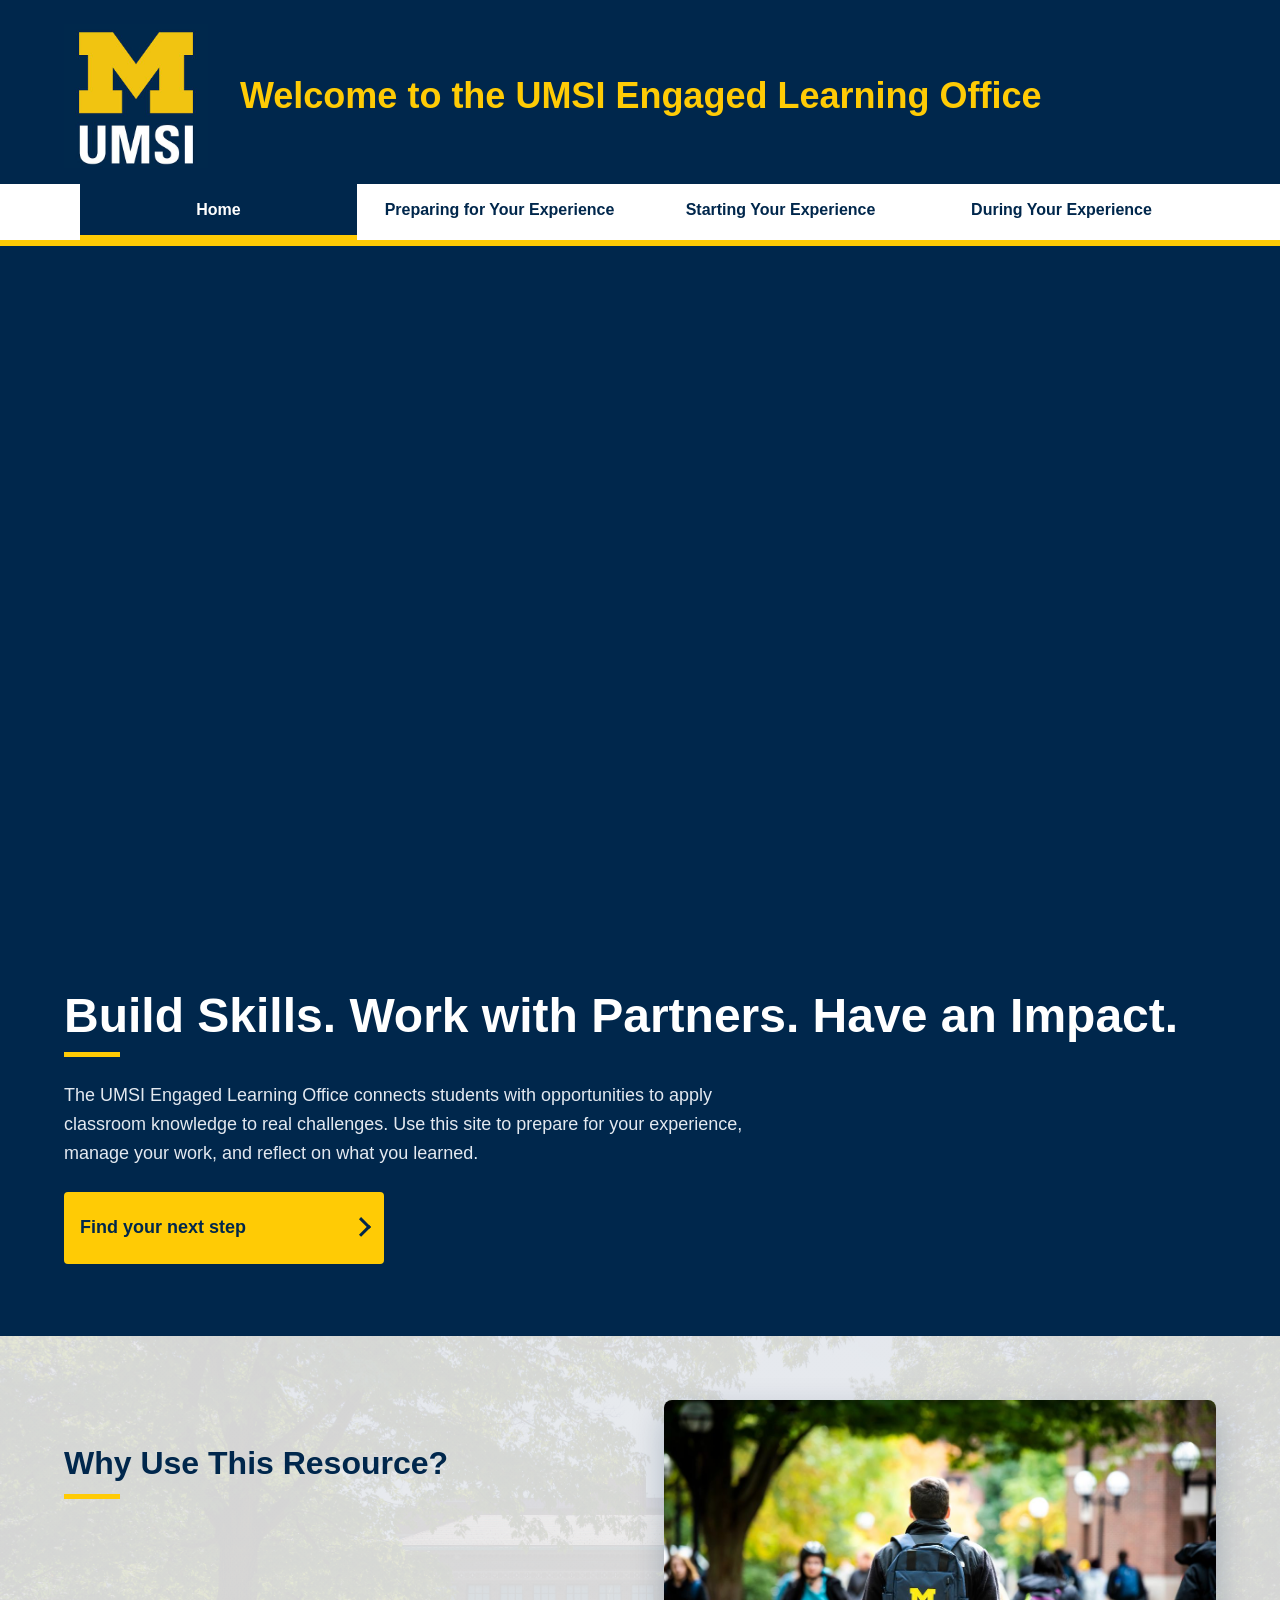
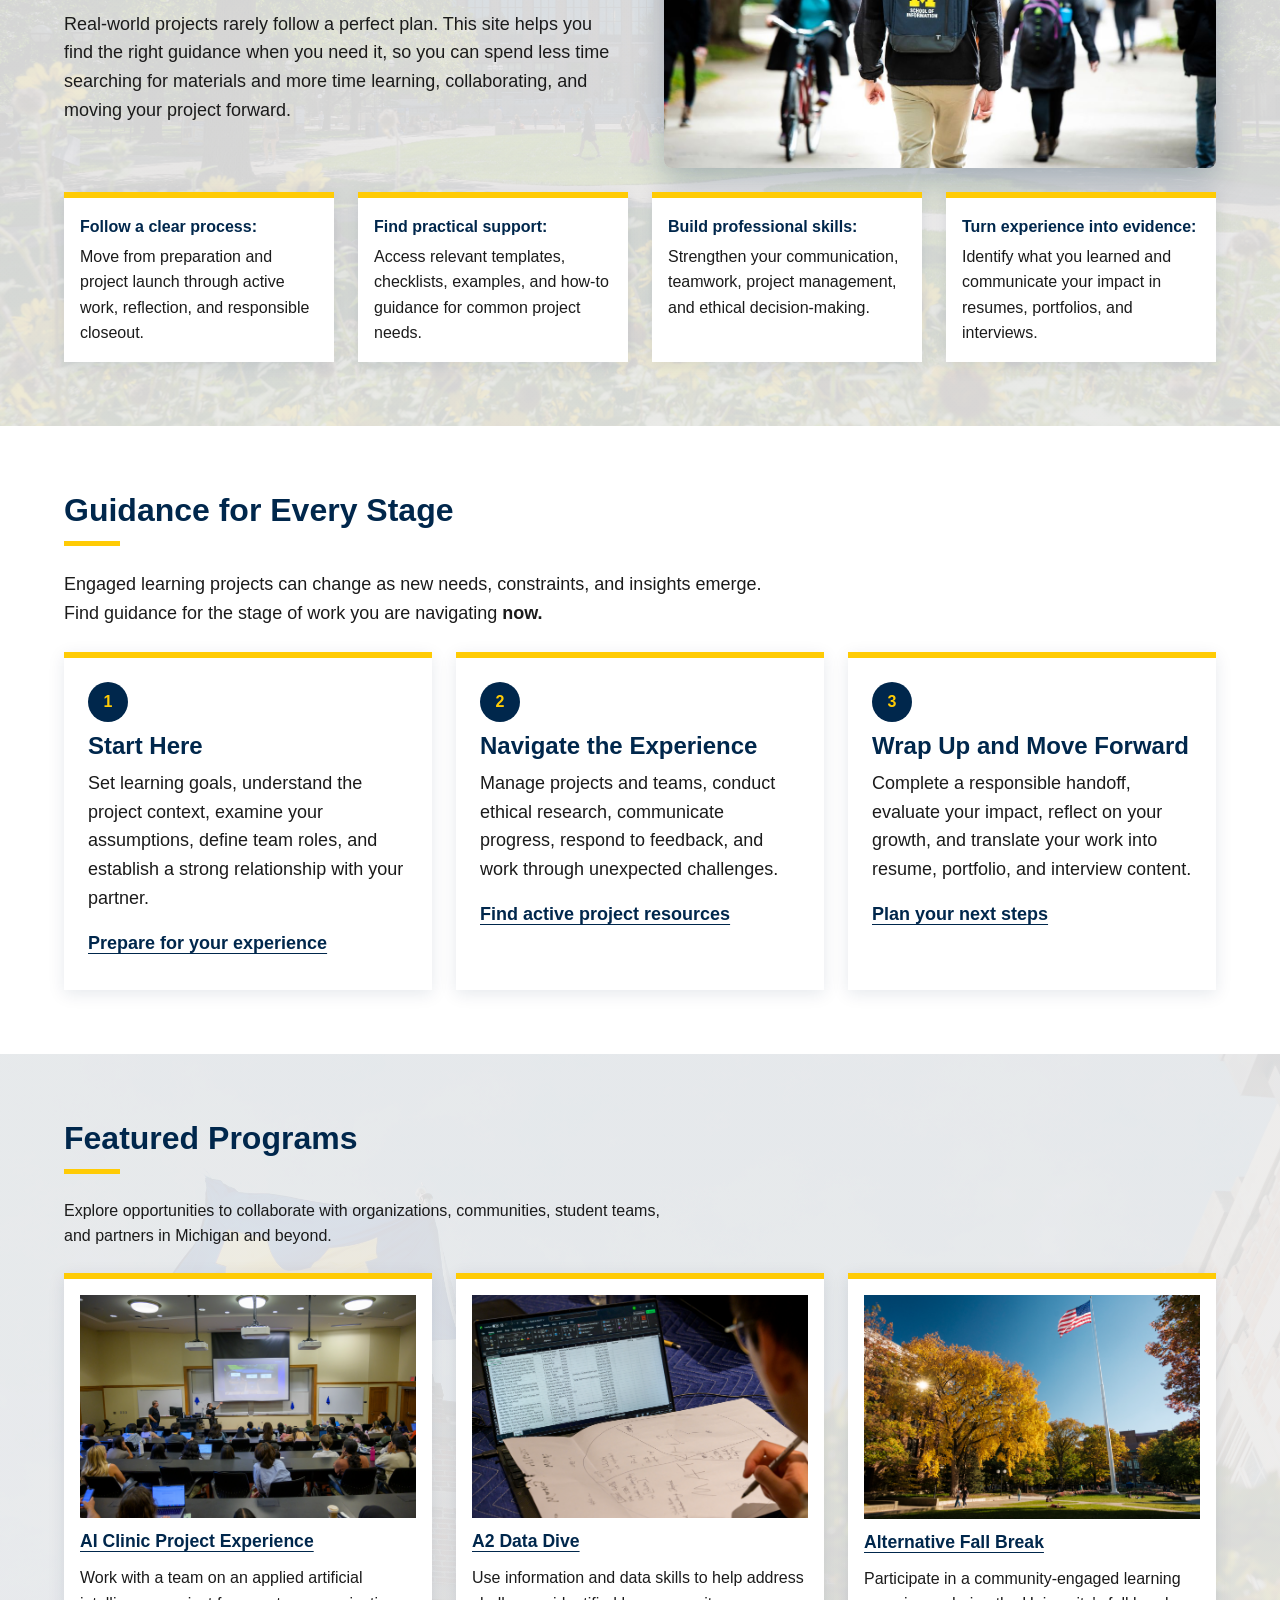
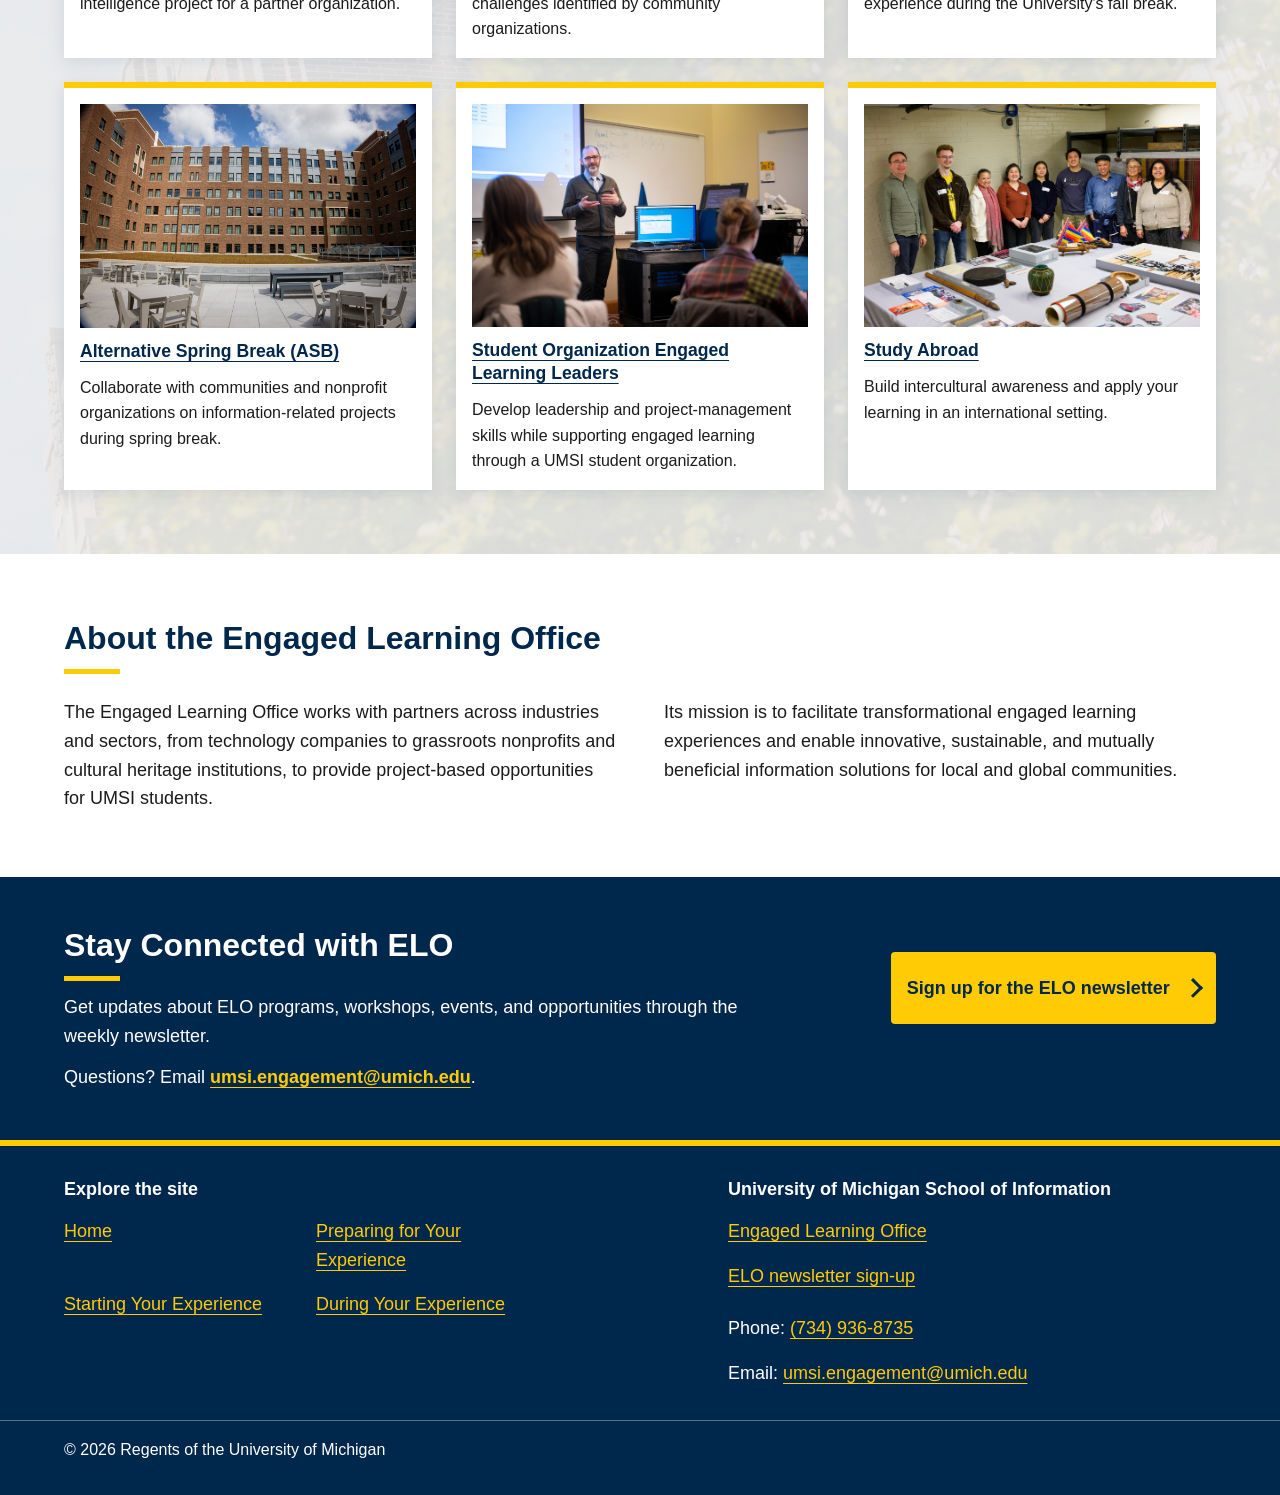
<file: index.html>
<!DOCTYPE html>
<html lang="en">
<head>
    <meta charset="UTF-8">
    <meta name="viewport" content="width=device-width, initial-scale=1.0">
    <title>Engaged Learning Resources | UMSI</title>
    <link rel="stylesheet" href="css/html5reset.css">
    <link rel="stylesheet" href="css/style.css">

    <script src="js/script.js" defer></script>
</head>
<body>

    <header>
  <a class="skip" href="#main">Skip to Main Content</a>
        <img src="images/UMSI_signature_vertical_informal_solidblue.jpg" alt="UMSI Logo">
        <!-- Mobile hamburger menu (created & modified with help from UMGPT using the prompt, "Can you show me how to do a mobile hamburger style? I think it's better since it's mobile. I don't know how to do it yet, so I kind of want to learn. Can you give me a brief start?").
     UMGPT. (2026). UMGPT (GPT-5.6, October 18, 2026 version) [Large language model]. -->
        <nav>
            <details>
            <summary><span class="visually-hidden">Menu: </span>Home</summary>
            <ul>
                <li><a href = "index.html" aria-current="page">Home</a></li>
                <li><a href = "prep.html">Preparing for Your Experience</a></li>
                <li><a href = "start.html">Starting Your Experience</a></li>
                <li><a href = "during.html">During Your Experience</a></li>
            </ul>
        </details>
        </nav>
    <h1>Welcome to the UMSI Engaged Learning Office</h1>

    </header>
    <main id="main">
    <section class="hero">
      <h2>Build Skills. Work with Partners. Have an Impact.</h2>
      <p>
       The UMSI Engaged Learning Office connects students with opportunities to apply classroom knowledge to real challenges. Use this site to prepare for your experience, manage your work, and reflect on what you learned.
      </p>

     <a class="button" href="prep.html">Find your next step</a>

     <iframe width="560" height="315" src="https://www.youtube.com/embed/81ZO9RfIJEQ?si=tBp82YWZMl1u7CVS" title="YouTube video player" allow="accelerometer; autoplay; clipboard-write; encrypted-media; gyroscope; picture-in-picture; web-share" referrerpolicy="strict-origin-when-cross-origin" allowfullscreen></iframe>
         <!-- Note: this iframe might cause an Axe ARIA error - that's not on you that's on YouTube! -->
    </section>

<section class="why">
    <h2>Why Use This Resource?</h2>

    <p>Real-world projects rarely follow a perfect plan. This site helps you find the right guidance when you need it, so you can spend less time searching for materials and more time learning, collaborating, and moving your project forward.
    </p>
        <img src="images/UMSI_CampusFall_UMSIBackpack_02.jpg" alt="A student wears a UMSI backpack in fall on the drag.">
    <ul class="tiles">
        <li><strong>Follow a clear process:</strong> Move from preparation and project launch through active work, reflection, and responsible closeout.</li>
        <li><strong>Find practical support:</strong> Access relevant templates, checklists, examples, and how-to guidance for common project needs.</li>
        <li><strong>Build professional skills:</strong> Strengthen your communication, teamwork, project management, and ethical decision-making.</li>
        <li><strong>Turn experience into evidence:</strong> Identify what you learned and communicate your impact in resumes, portfolios, and interviews.</li>
    </ul>
</section>

 <section class="steps">
    <h2>Guidance for Every Stage</h2>
    <p>Engaged learning projects can change as new needs, constraints, and insights emerge. Find guidance for the stage of work you are navigating <strong>now.</strong></p>
    <article>
      <h3>Start Here</h3>
      <p>Set learning goals, understand the project context, examine your assumptions, define team roles, and establish a strong relationship with your partner.</p>
      <a href="prep.html">Prepare for your experience</a>
    </article>

    <article>
      <h3>Navigate the Experience</h3>
      <p>Manage projects and teams, conduct ethical research, communicate progress, respond to feedback, and work through unexpected challenges.</p>
      <a href="during.html">Find active project resources</a>
    </article>

    <article>
      <h3>Wrap Up and Move Forward</h3>
      <p>Complete a responsible handoff, evaluate your impact, reflect on your growth, and translate your work into resume, portfolio, and interview content.</p>
      <a href="start.html">Plan your next steps</a>
    </article>
  </section>

   <section class="tiles tiles-3 featured-programs">
    <!-- Program photos are placeholders reused from the UMSI Digital Asset Portal set; replace with program-specific photos -->
    <h2>Featured Programs</h2>
    <p>Explore opportunities to collaborate with organizations, communities, student teams, and partners in Michigan and beyond.</p>
    <article>
      <img src="images/UMSI_StellantisAutoUX_091324_08.jpg" alt="Presentation on going with group of students" width="500" height="333" loading="lazy">
    <h3><a href="https://mcompass.umich.edu/_portal/tds-program-brochure?programid=12810">AI Clinic Project Experience</a></h3>
    <p>Work with a team on an applied artificial intelligence project for a partner organization.</p>
    </article>

    <article>
      <img src="images/UMSI_ASBChineseAmericanMuseumChicago_2026_22.jpg" alt="A student team works on a data analysis project" width="500" height="333" loading="lazy">
    <h3><a href="https://mcompass.umich.edu/_portal/tds-program-brochure?programid=12556">A2 Data Dive</a></h3>
    <p>Use information and data skills to help address challenges identified by community organizations.</p>
    </article>

     <article>
      <img src="images/UMSI_FallCampus_102124_08.jpg" alt="Campus scene during fall semester" width="500" height="333" loading="lazy">
      <h3><a href="https://mcompass.umich.edu/_portal/tds-program-brochure?programid=11297">Alternative Fall Break</a></h3>
      <p>Participate in a community-engaged learning experience during the University's fall break.</p>
    </article>

    <article>
      <img src="images/OUD_WolVill-Movein_2026_0130.jpg" alt="Campus scene during spring semester" width="500" height="333" loading="lazy">
      <h3><a href="https://mcompass.umich.edu/_portal/tds-program-brochure?programid=10621">Alternative Spring Break (ASB)</a></h3>
       <p>Collaborate with communities and nonprofit organizations on information-related projects during spring break.</p>
    </article>

    <article>
      <img src="images/UMSI_JesseJohnstonClass_06.jpg" alt="Classroom scene with students and instructor" width="500" height="333" loading="lazy">
      <h3><a href="https://mcompass.umich.edu/_portal/tds-program-brochure?programid=12294">Student Organization Engaged Learning Leaders</a></h3>
       <p>Develop leadership and project-management skills while supporting engaged learning through a UMSI student organization.</p>
    </article>

    <article>
      <img src="images/UMSI_ASB2026CIRCAPintig_47.jpg" alt="Study abroad students in an international setting" width="500" height="333" loading="lazy">
      <h3><a href="https://www.si.umich.edu/student-life/study-abroad">Study Abroad</a></h3>
      <p>Build intercultural awareness and apply your learning in an international setting. </p>
    </article>
   </section>
  <section class="about">
    <h2>About the Engaged Learning Office</h2>
    <p>The Engaged Learning Office works with partners across industries and sectors, from technology companies to grassroots nonprofits and cultural heritage institutions, to provide project-based opportunities for UMSI students.</p>
    <p>Its mission is to facilitate transformational engaged learning experiences and enable innovative, sustainable, and mutually beneficial information solutions for local and global communities.</p>
  </section>
  <aside>
    <h2>Stay Connected with ELO</h2>
    <p>Get updates about ELO programs, workshops, events, and opportunities through the weekly newsletter.</p>
    <div>
       <a href="https://umsi.info/elo-newsletter">Sign up for the ELO newsletter</a>
    </div>
    <p>Questions? Email <a href="mailto:umsi.engagement@umich.edu">umsi.engagement@umich.edu</a>.</p>
  </aside>


        <!-- Content taken & modified from UMGPT with the prompt, "Write me a webpage of intro content to help meet the following requirements - this is for the home page": and then pasted in the client objectives & project requirements"
        UMGPT. (2026). UMGPT ( GPT-5.6 Sol September 7th version) [Large language model]. -->
    </main>
    <footer>
  <div class="footer-links">
    <h2 class="footer-title">Explore the site</h2>
    <ul>
      <li><a href="index.html">Home</a></li>
      <li><a href="prep.html">Preparing for Your Experience</a></li>
      <li><a href="start.html">Starting Your Experience</a></li>
      <li><a href="during.html">During Your Experience</a></li>
    </ul>
  </div>
  <div class="footer-contact">
    <h2 class="footer-title">University of Michigan School of Information</h2>
    <p><a href="https://www.si.umich.edu/programs/engaged-learning/about-engaged-learning-office">Engaged Learning Office</a></p>
    <p><a href="https://umsi.info/elo-newsletter">ELO newsletter sign-up</a></p>
    <address>
      <p>Phone: <a href="tel:+17349368735">(734) 936-8735</a></p>
      <p>Email: <a href="mailto:umsi.engagement@umich.edu">umsi.engagement@umich.edu</a></p>
    </address>
  </div>
  <p class="footer-copy">&copy; <span id="year">2026</span> Regents of the University of Michigan</p>
</footer>
</body>
</html>
</file>
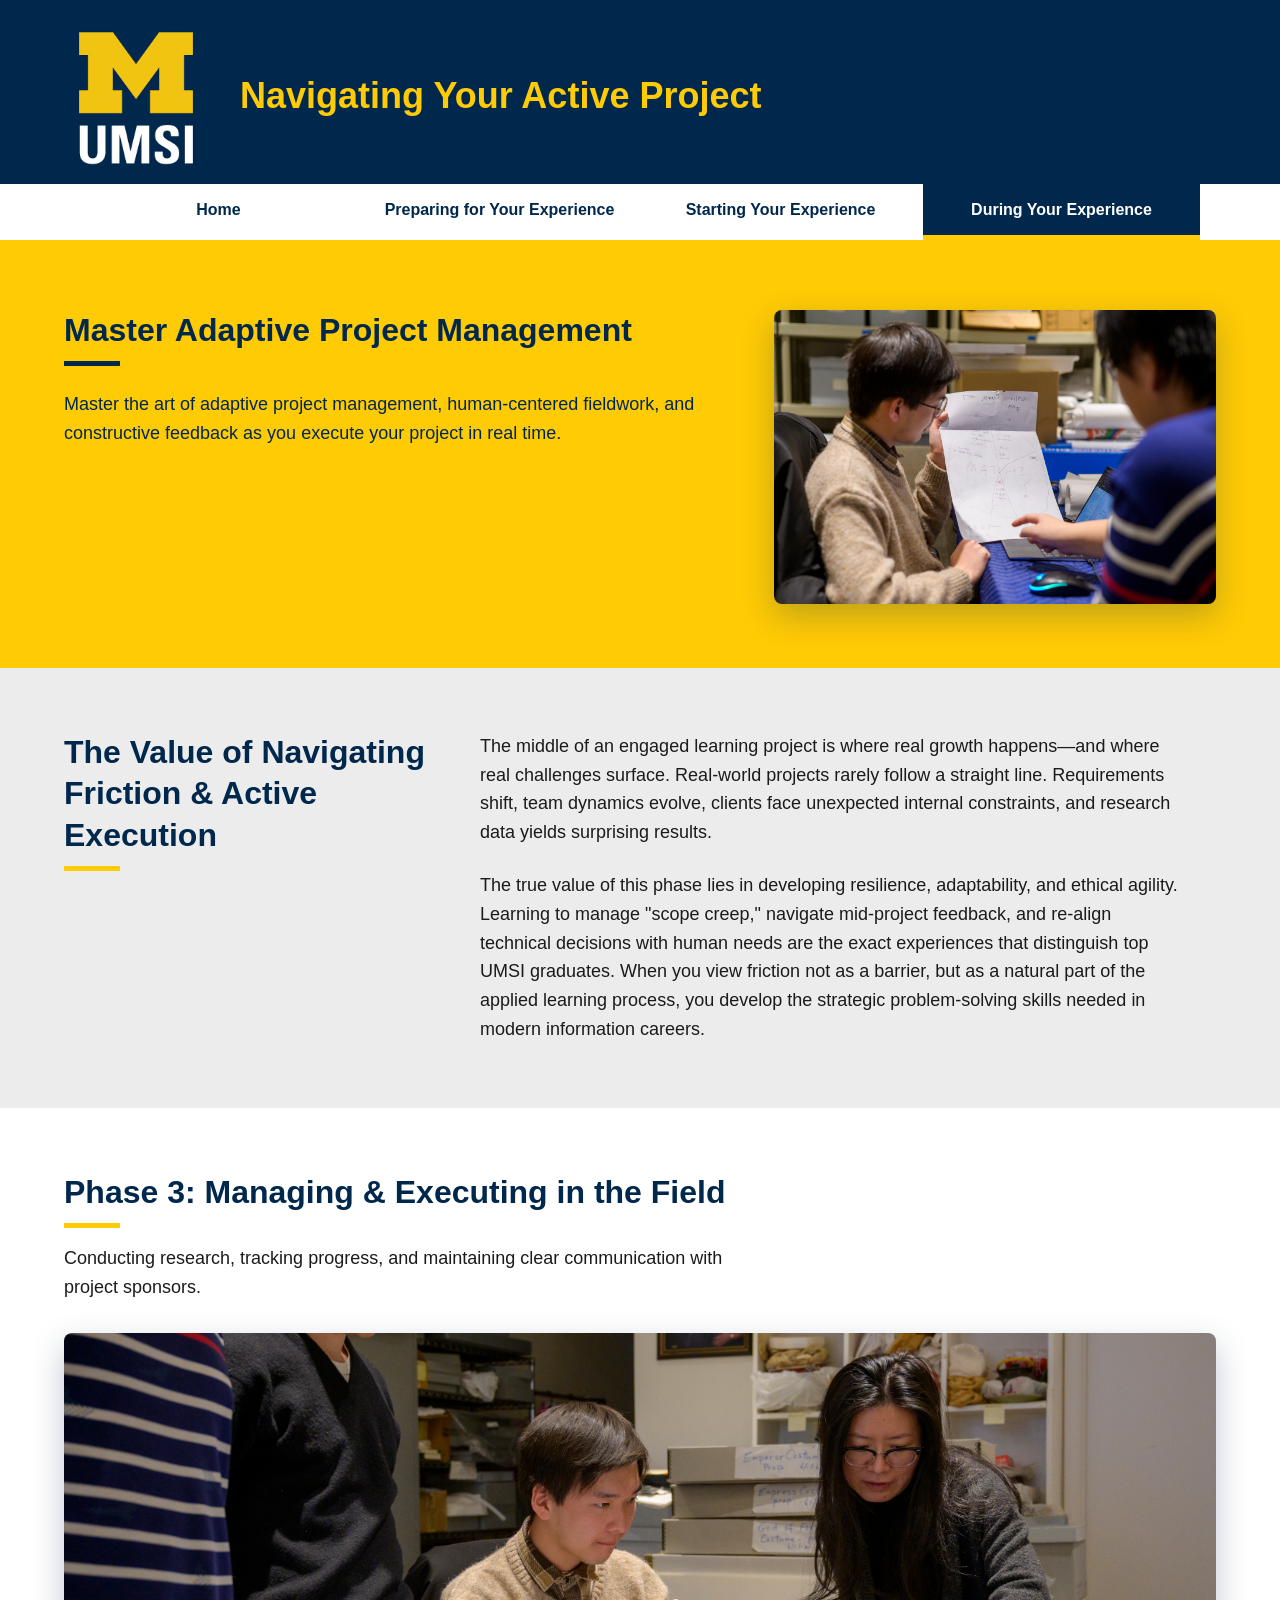
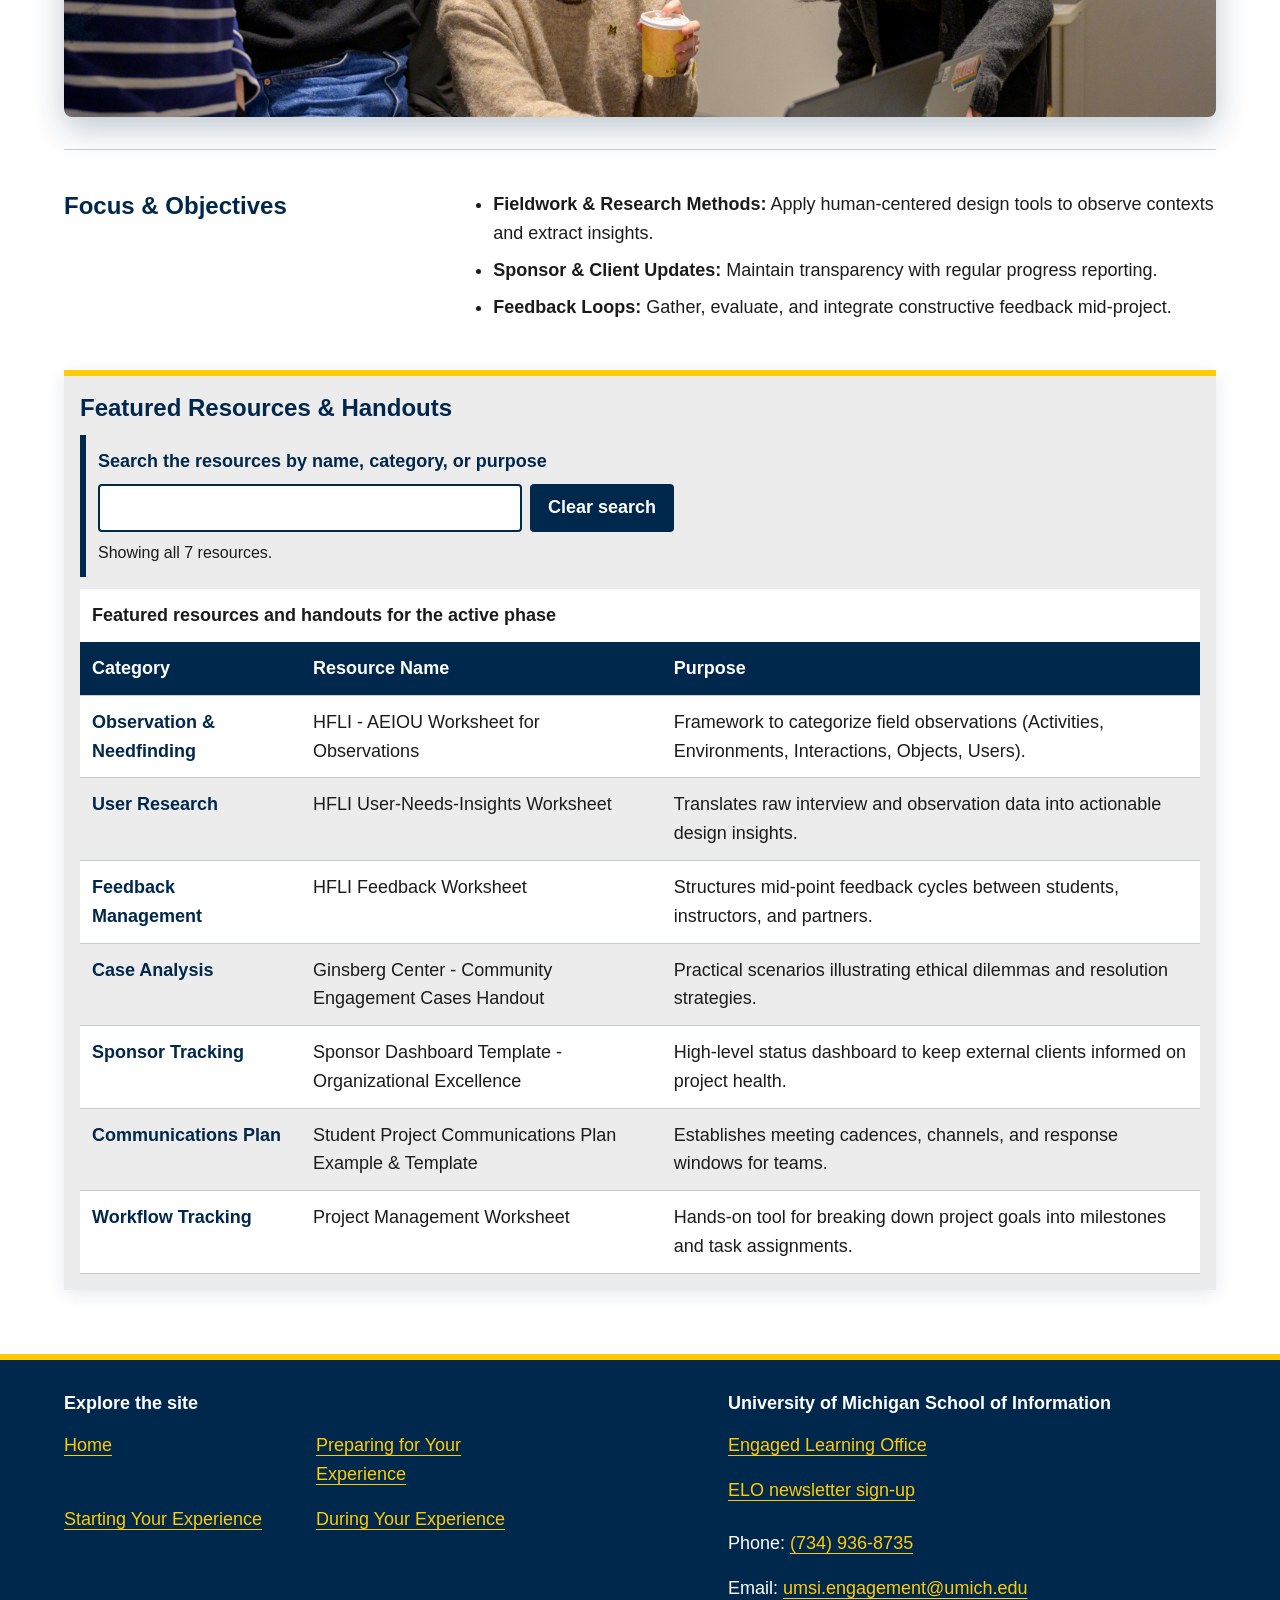
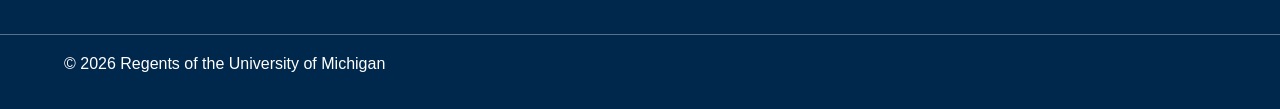
<file: during.html>
<!DOCTYPE html>
<html lang="en">
<head>
    <meta charset="UTF-8">
    <meta name="viewport" content="width=device-width, initial-scale=1.0">
    <title>During Your Experience | UMSI</title>
    <link rel="stylesheet" href="css/html5reset.css">
    <link rel="stylesheet" href="css/style.css">
    <script src="js/script.js" defer></script>
</head>
<body>

    <header>
  <a class="skip" href="#main">Skip to Main Content</a>
        <img src="images/UMSI_signature_vertical_informal_solidblue.jpg" alt="UMSI Logo">
        <nav>
            <details>
            <summary><span class="visually-hidden">Menu: </span>During Your Experience</summary>
            <ul>
                <li><a href = "index.html">Home</a></li>
                <li><a href = "prep.html">Preparing for Your Experience</a></li>
                <li><a href = "start.html">Starting Your Experience</a></li>
                <li><a href = "during.html" aria-current="page">During Your Experience</a></li>
            </ul>
        </details>
        </nav>
    <h1>Navigating Your Active Project</h1>
  </header>

<main id="main">

<section class="intro">
  <h2>Master Adaptive Project Management</h2>
  <p>Master the art of adaptive project management, human-centered fieldwork, and constructive feedback as you execute your project in real time.</p>
  <img src="images/UMSI_ASBChineseAmericanMuseumChicago_2026_19.jpg" alt="Two students review a diagram together while working on a field project." width="500" height="333">
</section>

<section class="context">
  <h2>The Value of Navigating Friction &amp; Active Execution</h2>
  <p>The middle of an engaged learning project is where real growth happens—and where real challenges surface. Real-world projects rarely follow a straight line. Requirements shift, team dynamics evolve, clients face unexpected internal constraints, and research data yields surprising results.</p>
  <p>The true value of this phase lies in developing resilience, adaptability, and ethical agility. Learning to manage "scope creep," navigate mid-project feedback, and re-align technical decisions with human needs are the exact experiences that distinguish top UMSI graduates. When you view friction not as a barrier, but as a natural part of the applied learning process, you develop the strategic problem-solving skills needed in modern information careers.</p>
</section>

<section class="phase">
  <h2>Phase 3: Managing &amp; Executing in the Field</h2>
  <p>Conducting research, tracking progress, and maintaining clear communication with project sponsors.</p>
  <img class="phase-banner" src="images/UMSI_ASBChineseAmericanMuseumChicago_2026_03.jpg" alt="A student team gathers around archival materials to work through a project problem together" width="500" height="333">

  <article>
    <h3>Focus &amp; Objectives</h3>
    <ul>
      <li><strong>Fieldwork &amp; Research Methods:</strong> Apply human-centered design tools to observe contexts and extract insights.</li>
      <li><strong>Sponsor &amp; Client Updates:</strong> Maintain transparency with regular progress reporting.</li>
      <li><strong>Feedback Loops:</strong> Gather, evaluate, and integrate constructive feedback mid-project.</li>
    </ul>

  </article>

  <article class="wide">
    <h3>Featured Resources &amp; Handouts</h3>
    <div class="filter">
      <label for="resource-filter">Search the resources by name, category, or purpose</label>
      <div class="filter-row">
        <input type="search" id="resource-filter" name="resource-filter" autocomplete="off" aria-controls="resource-table">
        <button type="button" id="clear-filter">Clear search</button>
      </div>
      <p id="filter-status" role="status">Showing all 7 resources.</p>
    </div>
    <div class="table-wrap" tabindex="0" role="region" aria-label="Featured resources and handouts">
    <table id="resource-table">
      <caption>Featured resources and handouts for the active phase</caption>
      <thead>
        <tr>
          <th scope="col">Category</th>
          <th scope="col">Resource Name</th>
          <th scope="col">Purpose</th>
        </tr>
      </thead>
      <tbody>
        <tr>
          <td>Observation &amp; Needfinding</td>
          <td>HFLI - AEIOU Worksheet for Observations</td>
          <td>Framework to categorize field observations (Activities, Environments, Interactions, Objects, Users).</td>
        </tr>
        <tr>
          <td>User Research</td>
          <td>HFLI User-Needs-Insights Worksheet</td>
          <td>Translates raw interview and observation data into actionable design insights.</td>
        </tr>
        <tr>
          <td>Feedback Management</td>
          <td>HFLI Feedback Worksheet</td>
          <td>Structures mid-point feedback cycles between students, instructors, and partners.</td>
        </tr>
        <tr>
          <td>Case Analysis</td>
          <td>Ginsberg Center - Community Engagement Cases Handout</td>
          <td>Practical scenarios illustrating ethical dilemmas and resolution strategies.</td>
        </tr>
        <tr>
          <td>Sponsor Tracking</td>
          <td>Sponsor Dashboard Template - Organizational Excellence</td>
          <td>High-level status dashboard to keep external clients informed on project health.</td>
        </tr>
        <tr>
          <td>Communications Plan</td>
          <td>Student Project Communications Plan Example &amp; Template</td>
          <td>Establishes meeting cadences, channels, and response windows for teams.</td>
        </tr>
        <tr>
          <td>Workflow Tracking</td>
          <td>Project Management Worksheet</td>
          <td>Hands-on tool for breaking down project goals into milestones and task assignments.</td>
        </tr>
      </tbody>
    </table>
    </div>
  </article>
</section>

</main>

      <footer>
  <div class="footer-links">
    <h2 class="footer-title">Explore the site</h2>
    <ul>
      <li><a href="index.html">Home</a></li>
      <li><a href="prep.html">Preparing for Your Experience</a></li>
      <li><a href="start.html">Starting Your Experience</a></li>
      <li><a href="during.html">During Your Experience</a></li>
    </ul>
  </div>
  <div class="footer-contact">
    <h2 class="footer-title">University of Michigan School of Information</h2>
    <p><a href="https://www.si.umich.edu/programs/engaged-learning/about-engaged-learning-office">Engaged Learning Office</a></p>
    <p><a href="https://umsi.info/elo-newsletter">ELO newsletter sign-up</a></p>
    <address>
      <p>Phone: <a href="tel:+17349368735">(734) 936-8735</a></p>
      <p>Email: <a href="mailto:umsi.engagement@umich.edu">umsi.engagement@umich.edu</a></p>
    </address>
  </div>
  <p class="footer-copy">&copy; <span id="year">2026</span> Regents of the University of Michigan</p>
</footer>

</body>
</html>
</file>
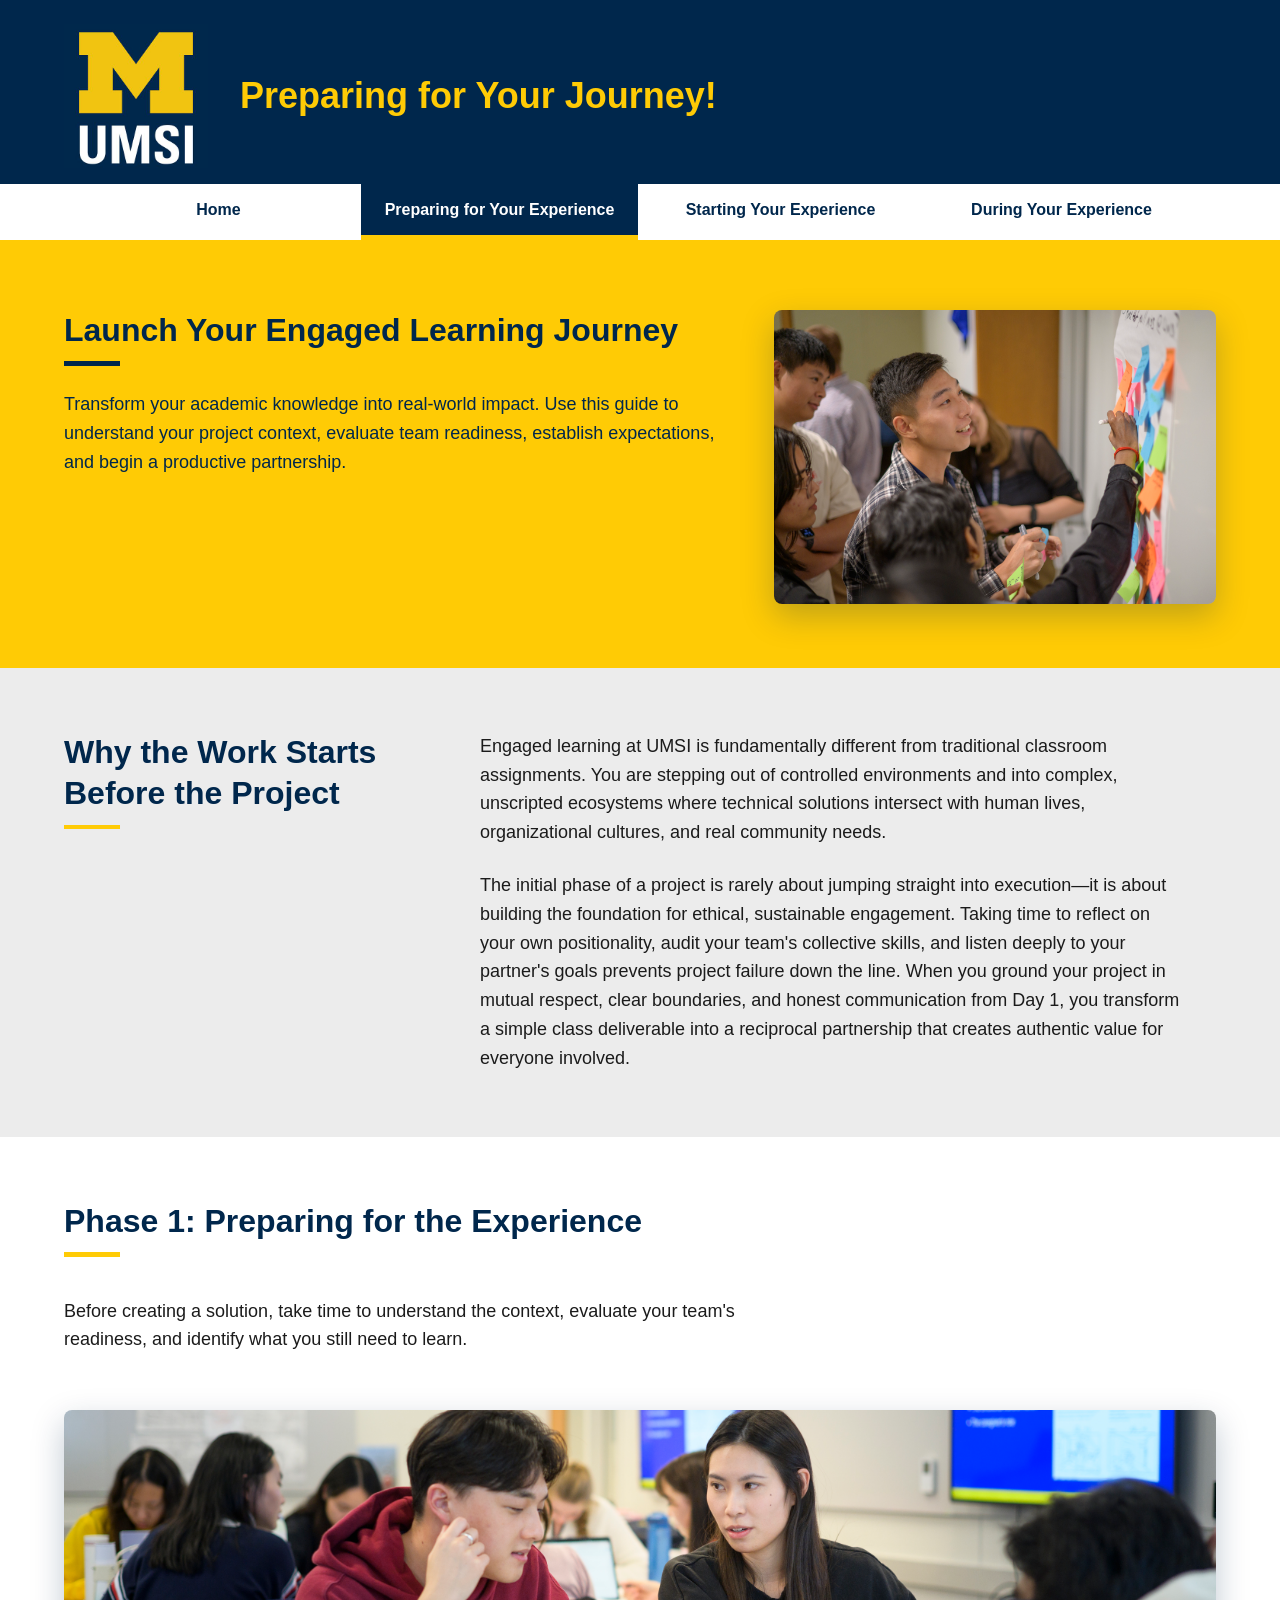
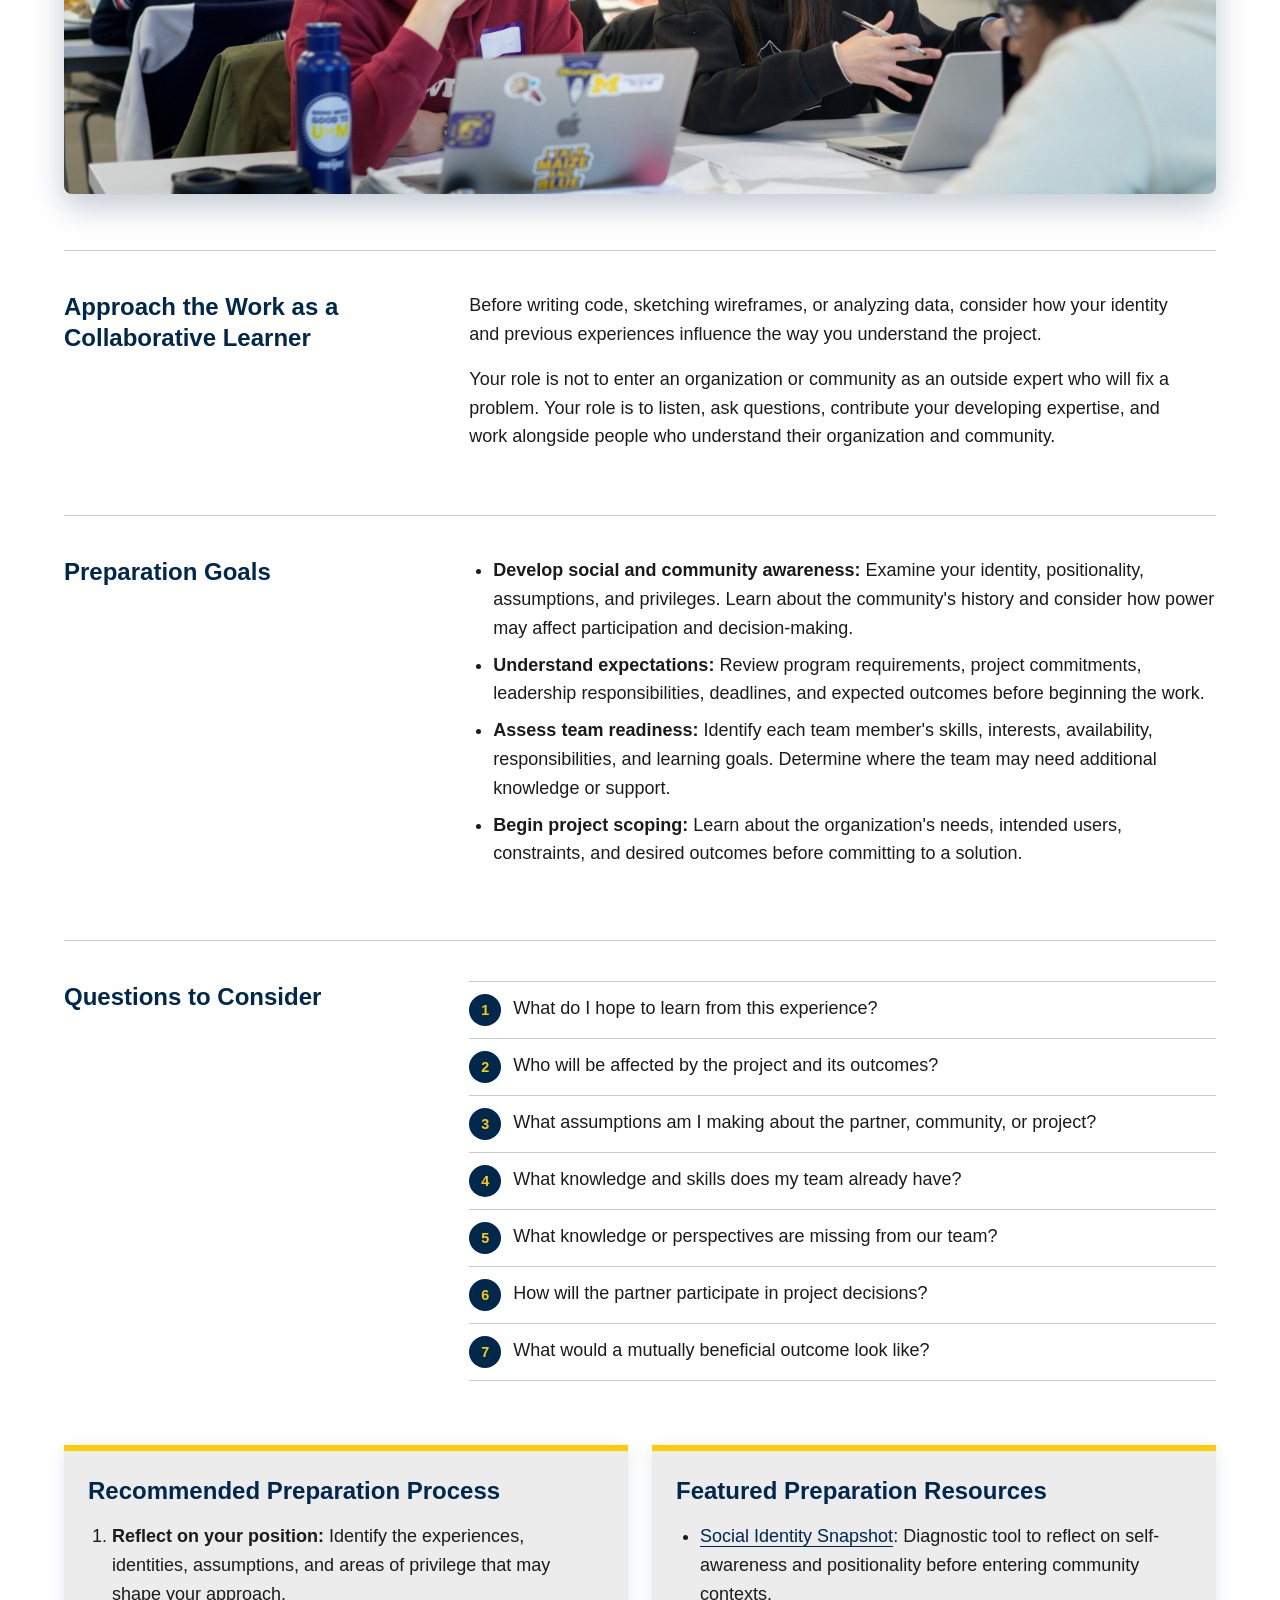
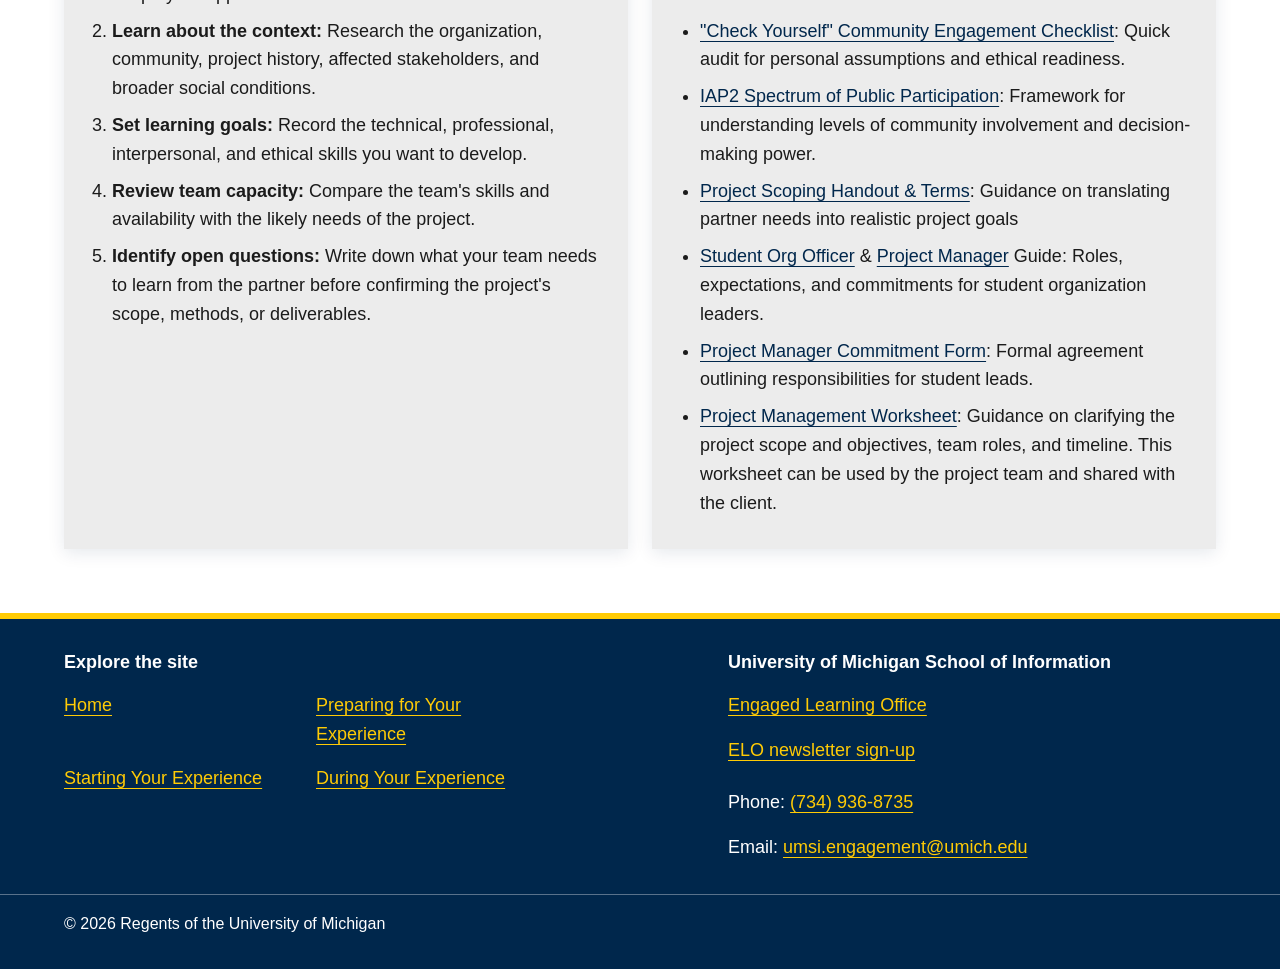
<file: prep.html>
<!DOCTYPE html>
<html lang="en">
<head>
    <meta charset="UTF-8">
    <meta name="viewport" content="width=device-width, initial-scale=1.0">
    <title>Preparing for Your Experience | UMSI</title>
    <link rel="stylesheet" href="css/html5reset.css">
    <link rel="stylesheet" href="css/style.css">
    <script src="js/script.js" defer></script>
</head>
<body>

    <header>

  <a class="skip" href="#main">Skip to Main Content</a>
        <img src="images/UMSI_signature_vertical_informal_solidblue.jpg" alt="UMSI Logo">
        <nav>
            <details>
            <summary><span class="visually-hidden">Menu: </span>Preparing for Your Experience</summary>
            <ul>
                <li><a href = "index.html">Home</a></li>
                <li><a href = "prep.html" aria-current="page">Preparing for Your Experience</a></li>
                <li><a href = "start.html">Starting Your Experience</a></li>
                <li><a href = "during.html">During Your Experience</a></li>
            </ul>
        </details>
        </nav>
    <h1>Preparing for Your Journey!</h1>
  </header>
<main id="main">

<section class="intro">
  <h2>Launch Your Engaged Learning Journey</h2>
  <p>Transform your academic knowledge into real-world impact. Use this guide to understand your project context, evaluate team readiness, establish expectations, and begin a productive partnership.</p>
  <img src="images/UMSI_Orientation_082024_017.JPG" alt="Student discussing project ideas with a mentor" width="500" height="333">
</section>

<section class="context">
  <h2>Why the Work Starts Before the Project</h2>
  <p>Engaged learning at UMSI is fundamentally different from traditional classroom assignments. You are stepping out of controlled environments and into complex, unscripted ecosystems where technical solutions intersect with human lives, organizational cultures, and real community needs.</p>
  <p>The initial phase of a project is rarely about jumping straight into execution—it is about building the foundation for ethical, sustainable engagement. Taking time to reflect on your own positionality, audit your team's collective skills, and listen deeply to your partner's goals prevents project failure down the line. When you ground your project in mutual respect, clear boundaries, and honest communication from Day 1, you transform a simple class deliverable into a reciprocal partnership that creates authentic value for everyone involved.</p>
</section>

<section class="phase prep-phase">
  <h2>Phase 1: Preparing for the Experience</h2>
  <p>Before creating a solution, take time to understand the context, evaluate your team's readiness, and identify what you still need to learn.</p>
  <img class="phase-banner" src="images/UMSI_DesignJam_MixelStudio_11052025_05.jpg" alt="Students having discussions during a UMSI Design Jam session." width="500" height="333">
  <article>
    <h3>Approach the Work as a Collaborative Learner</h3>
    <p>Before writing code, sketching wireframes, or analyzing data, consider how your identity and previous experiences influence the way you understand the project.</p>
    <p>Your role is not to enter an organization or community as an outside expert who will fix a problem. Your role is to listen, ask questions, contribute your developing expertise, and work alongside people who understand their organization and community.</p>

  </article>

  <article>
    <h3>Preparation Goals</h3>
    <ul>
      <li><strong>Develop social and community awareness:</strong> Examine your identity, positionality, assumptions, and privileges. Learn about the community's history and consider how power may affect participation and decision-making.
      </li>
      <li><strong>Understand expectations:</strong> Review program requirements, project commitments, leadership responsibilities, deadlines, and expected outcomes before beginning the work.</li>
      <li><strong>Assess team readiness:</strong> Identify each team member's skills, interests, availability, responsibilities, and learning goals. Determine where the team may need additional knowledge or support.</li>
      <li><strong>Begin project scoping:</strong> Learn about the organization's needs, intended users, constraints, and desired outcomes before committing to a solution.
      </li>
    </ul>
  </article>

  <article>
    <h3>Questions to Consider</h3>
    <ul class="questions">
      <li>What do I hope to learn from this experience?</li>
      <li>Who will be affected by the project and its outcomes?</li>
      <li>What assumptions am I making about the partner, community, or project?</li>
      <li>What knowledge and skills does my team already have?</li>
      <li>What knowledge or perspectives are missing from our team?</li>
      <li>How will the partner participate in project decisions?</li>
      <li>What would a mutually beneficial outcome look like?</li>
    </ul>
  </article>

  <article class="prep-card">
    <h3>Recommended Preparation Process</h3>
    <ol>
      <li><strong>Reflect on your position:</strong> Identify the experiences, identities, assumptions, and areas of privilege that may shape your approach.</li>
      <li><strong>Learn about the context:</strong> Research the organization, community, project history, affected stakeholders, and broader social conditions.</li>
      <li><strong>Set learning goals:</strong> Record the technical, professional, interpersonal, and ethical skills you want to develop.</li>
      <li><strong>Review team capacity:</strong> Compare the team's skills and availability with the likely needs of the project. </li>
      <li><strong>Identify open questions:</strong> Write down what your team needs to learn from the partner before confirming the project's scope, methods, or deliverables.
      </li>
    </ol>
  </article>

  <article class="prep-card">
    <h3>Featured Preparation Resources</h3>
    <ul>
      <li><a href="https://sites.lsa.umich.edu/equitable-teaching/social-identity-snapshot">Social Identity Snapshot</a>: Diagnostic tool to reflect on self-awareness and positionality before entering community contexts.</li>
      <li><a href="https://docs.google.com/document/d/1Qt9YeStVwDHjwJhOLAz42JSNQR2lFMurdUtxtdrGkuc/edit?tab=t.0#heading=h.ch0bvccjkrzn">"Check Yourself" Community Engagement Checklist</a>: Quick audit for personal assumptions and ethical readiness.</li>
      <li><a href="https://drive.google.com/file/d/1zc1RNlrDxV51-muOERdDTnINQcquJpOA/view?usp=sharing">IAP2 Spectrum of Public Participation</a>: Framework for understanding levels of community involvement and decision-making power.</li>
      <li><a href="https://docs.google.com/document/d/1TrEDolwmOIlXgYgAP9VvlOGoYOwFfe6KxzZOgZSVYVw/edit?usp=drive_link">Project Scoping Handout & Terms</a>: Guidance on translating partner needs into realistic project goals</li>
      <li><a href="https://docs.google.com/document/d/1AexsV_JeSd0kRUBbcifZpfBu6y6Zi8Y0iJScp1I3gkM/edit?usp=drive_link">Student Org Officer</a> &amp; <a href="https://docs.google.com/document/u/0/d/1uwOOS0TrXWzcSShj8DUFpckWo0t1UNu_Q7WVbZnLhX0/edit">Project Manager</a> Guide: Roles, expectations, and commitments for student organization leaders.</li>
      <li><a href="https://docs.google.com/document/d/1U4lCNGyWKJ3C2i_VgFqAR45Z4zF1FehuthuqT-M2wdI/edit?usp=drive_link">Project Manager Commitment Form</a>: Formal agreement outlining responsibilities for student leads.</li>
      <li><a href="https://docs.google.com/document/d/1twc-7TYWmb_PNrOBiDI1NuJqJAuhluTICr22GRd_NLc/edit?usp=drive_link">Project Management Worksheet</a>: Guidance on clarifying the project scope and objectives, team roles, and timeline. This worksheet can be used by the project team and shared with the client.</li>
    </ul>
  </article>
</section>

</main>
    <footer>
  <div class="footer-links">
    <h2 class="footer-title">Explore the site</h2>
    <ul>
      <li><a href="index.html">Home</a></li>
      <li><a href="prep.html">Preparing for Your Experience</a></li>
      <li><a href="start.html">Starting Your Experience</a></li>
      <li><a href="during.html">During Your Experience</a></li>
    </ul>
  </div>
  <div class="footer-contact">
    <h2 class="footer-title">University of Michigan School of Information</h2>
    <p><a href="https://www.si.umich.edu/programs/engaged-learning/about-engaged-learning-office">Engaged Learning Office</a></p>
    <p><a href="https://umsi.info/elo-newsletter">ELO newsletter sign-up</a></p>
    <address>
      <p>Phone: <a href="tel:+17349368735">(734) 936-8735</a></p>
      <p>Email: <a href="mailto:umsi.engagement@umich.edu">umsi.engagement@umich.edu</a></p>
    </address>
  </div>
  <p class="footer-copy">&copy; <span id="year">2026</span> Regents of the University of Michigan</p>
</footer>
</body>
</html>
</file>
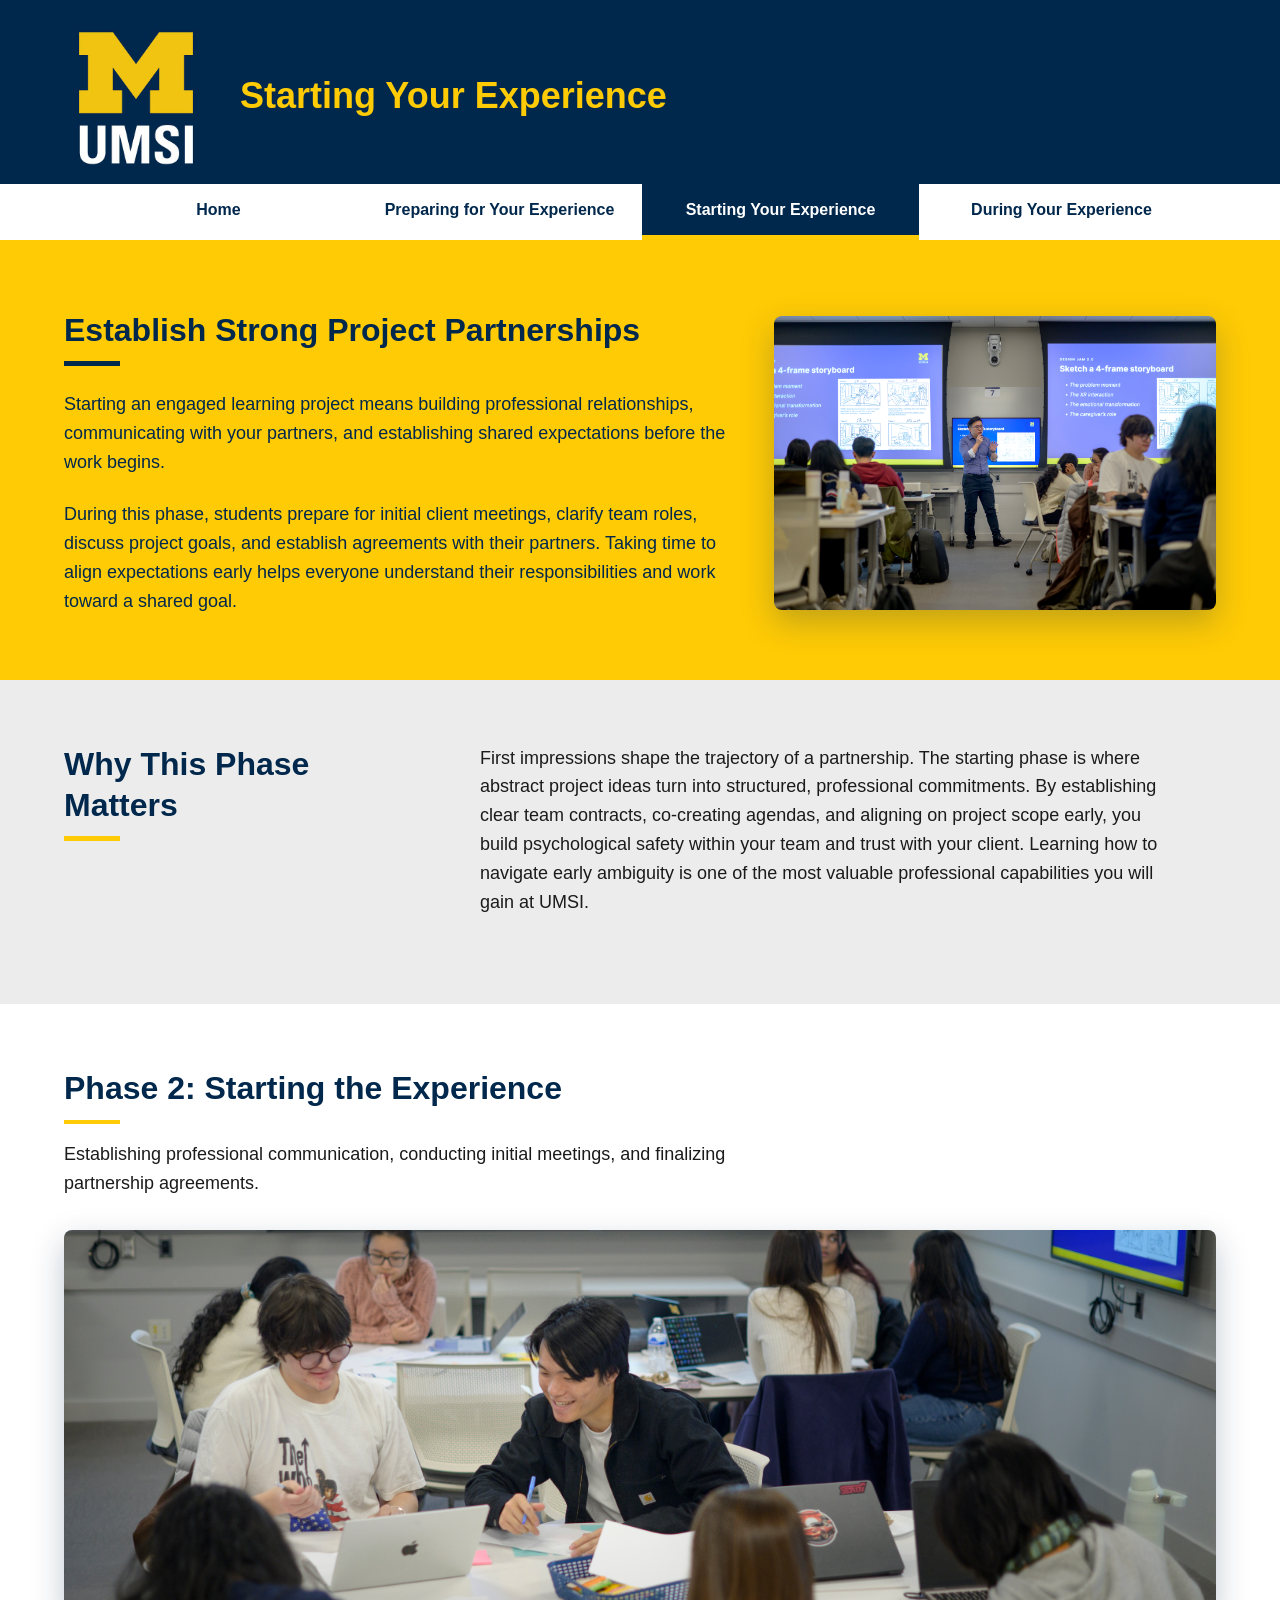
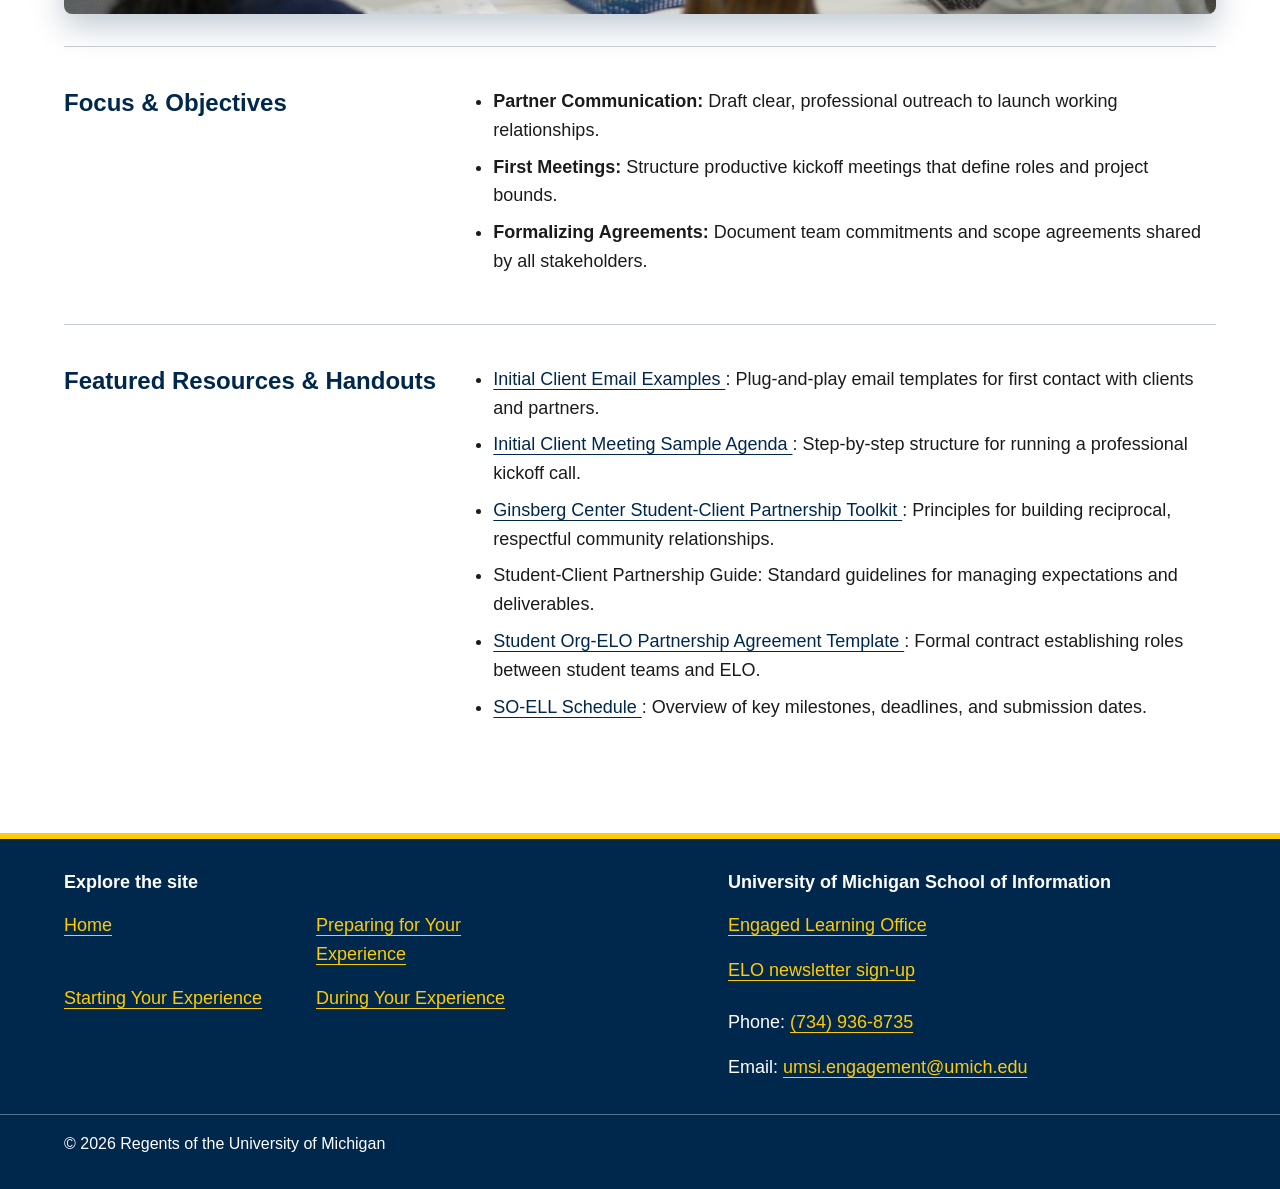
<file: start.html>
<!DOCTYPE html>
<html lang="en">
<head>
    <meta charset="UTF-8">
    <meta name="viewport" content="width=device-width, initial-scale=1.0">
    <title>Starting Your Experience | UMSI</title>
    <link rel="stylesheet" href="css/html5reset.css">
    <link rel="stylesheet" href="css/style.css">
    <script src="js/script.js" defer></script>
</head>
<body>

    <header>
        <a class="skip" href="#main">Skip to Main Content</a>

        <img
            src="images/UMSI_signature_vertical_informal_solidblue.jpg"
            alt="UMSI Logo"
        >

        <nav>
            <details>
                <summary>
                    <span class="visually-hidden">Menu: </span>
                    Starting Your Experience
                </summary>

                <ul>
                    <li><a href="index.html">Home</a></li>
                    <li><a href="prep.html">Preparing for Your Experience</a></li>
                    <li><a href="start.html" aria-current="page">Starting Your Experience</a></li>
                    <li><a href="during.html">During Your Experience</a></li>
                </ul>
            </details>
        </nav>

        <h1>Starting Your Experience</h1>
    </header>

    <main id="main">

        <section class="intro">
            <h2>Establish Strong Project Partnerships</h2>

            <p>
                Starting an engaged learning project means building professional
                relationships, communicating with your partners, and establishing
                shared expectations before the work begins.
            </p>

            <p>
                During this phase, students prepare for initial client meetings,
                clarify team roles, discuss project goals, and establish agreements
                with their partners. Taking time to align expectations early helps
                everyone understand their responsibilities and work toward a
                shared goal.
            </p>

            <img
                src="images/UMSI_DesignJam_MixelStudio_11052025_03.jpg"
                alt="An instructor presents a storyboarding exercise on screen to students during a UMSI Design Jam."
                width="600"
                height="400"
            >
        </section>

        <section class="context">
            <h2>Why This Phase Matters</h2>

            <p>
                First impressions shape the trajectory of a partnership. The
                starting phase is where abstract project ideas turn into
                structured, professional commitments. By establishing clear
                team contracts, co-creating agendas, and aligning on project
                scope early, you build psychological safety within your team
                and trust with your client. Learning how to navigate early
                ambiguity is one of the most valuable professional capabilities
                you will gain at UMSI.
            </p>
        </section>

        <section class="phase">
            <h2>Phase 2: Starting the Experience</h2>

            <p>
                Establishing professional communication, conducting initial
                meetings, and finalizing partnership agreements.
            </p>

            <img
                class="phase-banner"
                src="images/UMSI_DesignJam_MixelStudio_11052025_04.jpg"
                alt="Students collaborate on a design project during UMSI Design Jam."
                width="500"
                height="333"
            >

            <article>
                <h3>Focus &amp; Objectives</h3>

                <ul>
                    <li>
                        <strong>Partner Communication:</strong>
                        Draft clear, professional outreach to launch working
                        relationships.
                    </li>

                    <li>
                        <strong>First Meetings:</strong>
                        Structure productive kickoff meetings that define roles
                        and project bounds.
                    </li>

                    <li>
                        <strong>Formalizing Agreements:</strong>
                        Document team commitments and scope agreements shared
                        by all stakeholders.
                    </li>
                </ul>
            </article>

            <article>
                <h3>Featured Resources &amp; Handouts</h3>

                <ul>
                    <li>
                        <a href="https://docs.google.com/document/d/1fWFXwoW5fKX_Tctn97Gio5XZDwILNlqIOyKKE8Yk5J0/edit?tab=t.0">
                            Initial Client Email Examples
                        </a>:
                        Plug-and-play email templates for first contact with
                        clients and partners.
                    </li>

                    <li>
                        <a href="https://docs.google.com/document/d/1ItXxYauAcPoaGMUZWuJsX-OLFfGmeBOWT7JNhoZxGyU/edit?tab=t.0">
                            Initial Client Meeting Sample Agenda
                        </a>:
                        Step-by-step structure for running a professional
                        kickoff call.
                    </li>

                    <li>
                        <a href="https://ginsberg.umich.edu/article/campus-community-partnerships-toolkit">
                            Ginsberg Center Student-Client Partnership Toolkit
                        </a>:
                        Principles for building reciprocal, respectful
                        community relationships.
                    </li>

                    <li>
                        Student-Client Partnership Guide:
                        Standard guidelines for managing expectations and
                        deliverables.
                    </li>

                    <li>
                        <a href="https://docs.google.com/document/d/1y5Y2wc1ADz0n_ht26kPYlFK3Zm9i3UR_Z0OMWP3Q_xQ/edit?tab=t.0">
                            Student Org-ELO Partnership Agreement Template
                        </a>:
                        Formal contract establishing roles between student
                        teams and ELO.
                    </li>

                    <li>
                        <a href="https://docs.google.com/spreadsheets/d/1YeK2WerSbhaU5hjEg9wxdXmzBx9lgRy2yHBKAH-SxiA/edit?gid=166831640#gid=166831640">
                            SO-ELL Schedule
                        </a>:
                        Overview of key milestones, deadlines, and submission dates.
                    </li>
                </ul>
            </article>
        </section>

    </main>

    <footer>
        <div class="footer-links">
            <h2 class="footer-title">Explore the site</h2>

            <ul>
                <li><a href="index.html">Home</a></li>
                <li><a href="prep.html">Preparing for Your Experience</a></li>
                <li><a href="start.html">Starting Your Experience</a></li>
                <li><a href="during.html">During Your Experience</a></li>
            </ul>
        </div>

        <div class="footer-contact">
            <h2 class="footer-title">
                University of Michigan School of Information
            </h2>

            <p>
                <a href="https://www.si.umich.edu/programs/engaged-learning/about-engaged-learning-office">
                    Engaged Learning Office
                </a>
            </p>

            <p>
                <a href="https://umsi.info/elo-newsletter">
                    ELO newsletter sign-up
                </a>
            </p>

            <address>
                <p>Phone: <a href="tel:+17349368735">(734) 936-8735</a></p>
                <p>Email: <a href="mailto:umsi.engagement@umich.edu">umsi.engagement@umich.edu</a></p>
            </address>
        </div>

        <p class="footer-copy">
            &copy; <span id="year">2026</span> Regents of the University of Michigan
        </p>
    </footer>

</body>
</html>
</file>
<file: css/style.css>
/* ELO client project - Deliverable #2
   CSS drafted with Claude, October 2026. " Why is my Skip link and reduced-motion
   pattern isn't working? Can you help me find the issue?" Please see if any was adapted from my HW3 */

/* I also used labels on each section to help me identify the sections in the HTML and CSS */


/* Colors */
:root {
  --blue: #00274c;
  --maize: #ffcb05;
  --ink: #1b1b1b;
  --paper: #ffffff;
  --gray: #ececec;
  --line: #c4cbd4;
}
body {
  background: var(--gray);
  color: var(--ink);
  font-family: "Helvetica Neue", Arial, sans-serif;
  font-size: 1.125rem;
  line-height: 1.6;
  overflow-wrap: break-word;
}

h1 { font-size: 1.5rem; line-height: 1.2; font-weight: 800; }
h2 { font-size: 1.5rem; line-height: 1.3; color: var(--blue); font-weight: 700; }
h3 { font-size: 1.25rem; line-height: 1.3; color: var(--blue); font-weight: 700; }
a { color: var(--blue); text-decoration: underline; text-underline-offset: 0.2em; }
a:hover { background: var(--maize); }

/* Focus */
:focus-visible {
  outline: 0.2rem solid var(--blue);
  outline-offset: 0.15rem;
  box-shadow: 0 0 0 0.4rem var(--maize);
}
header :focus-visible, footer :focus-visible, aside :focus-visible { outline-color: var(--paper); }

/* Skip link */
.skip {
  position: absolute;
  left: 0;
  top: -6rem;
  z-index: 10;
  background: var(--paper);
  padding: 0.75rem 1rem;
  font-weight: 700;
  transition: top 0.3s ease-out;
}
.skip:focus { top: 0; }
.skip:focus-visible { outline-color: var(--blue); }

/* Header (fixed)*/
header {
  display: grid;
  grid-template-columns: 6rem 1fr;
  grid-template-areas:
    "logo title"
    "nav  nav";
  gap: 1rem;
  align-items: center;
  padding: 1rem 4vw 0;
  background: var(--blue);
  border-bottom: 0.4rem solid var(--maize);
  position: relative;
}
header img { grid-area: logo; width: 100%; height: auto; display: block; }
header h1 { grid-area: title; color: var(--maize); }
header nav {
  grid-area: nav;
  background: #ddd;
  margin: 0 -4vw;
  padding: 0.5rem 4vw;
}

/* screen reader*/
.visually-hidden {
  position: absolute;
  width: 1px;
  height: 1px;
  margin: -1px;
  padding: 0;
  overflow: hidden;
  clip-path: inset(50%);
  white-space: nowrap;
  border: 0;
}

/* Navbar*/
nav summary {
  display: flex;
  align-items: center;
  justify-content: space-between;
  gap: 0.75rem;
  min-height: 3rem;
  padding: 0 1rem;
  user-select: none;
  font-size: 1rem;
  font-weight: 700;
  color: var(--blue);
  background: var(--paper);
  border: 0.15rem solid var(--blue);
  border-radius: 0.25rem;
  cursor: pointer;
  list-style: none;
}
nav summary::-webkit-details-marker { display: none; }
nav summary::after {
  content: "";
  flex: none;
  width: 1.5rem;
  height: 1.2rem;
  background:
    linear-gradient(currentColor, currentColor) top / 100% 0.2rem no-repeat,
    linear-gradient(currentColor, currentColor) center / 100% 0.2rem no-repeat,
    linear-gradient(currentColor, currentColor) bottom / 100% 0.2rem no-repeat;
}
nav details[open] summary { background: var(--blue); color: var(--paper); }
nav ul {
  display: grid;
  grid-template-columns: 1fr;
  margin-top: 0.5rem;
  background: var(--paper);
  border: 1px solid var(--line);
}
nav li { border-bottom: 1px solid var(--line); max-width: none; }
nav li:last-child { border-bottom: 0; }
nav a {
  display: flex;
  align-items: center;
  min-height: 3rem;
  padding: 0 1rem;
  font-size: 1rem;
  font-weight: 700;
  text-decoration: none;
  color: var(--blue);
  border: 0.15rem solid transparent;
}
nav a:hover { background: transparent; border: 0.15rem dotted var(--blue); }
nav a[aria-current="page"] {
  background: var(--blue);
  color: var(--paper);
  border-left: 0.5rem solid var(--maize);
  text-decoration: underline;
  text-decoration-thickness: 0.15rem;
  text-underline-offset: 0.3em;
}
nav a[aria-current="page"]:hover { background: var(--blue); border-color: var(--maize); }
header nav :focus-visible { outline-color: var(--blue); }

/* Main content */
main { display: grid; }
main > section { padding: 2rem 4vw; }
main section { display: grid; gap: 1rem; align-content: start; }
main ul, main ol { padding-left: 1.5rem; }
main li { margin-bottom: 0.5rem; }
main img { display: block; width: 100%; max-width: 100%; height: auto; border-radius: 0.25rem; }
iframe { width: 100%; height: 52vw; border: 0; }
main > section:first-child { background: var(--maize); color: var(--blue); }
main > section:first-child a:hover { background: var(--blue); color: var(--maize); }
main > section:first-child article { border-top-color: var(--blue); }
main > section:nth-child(even) { background: var(--gray); }
main > section:nth-child(odd):not(:first-child) { background: var(--paper); }
main > section:nth-child(odd):not(:first-child) article { background: var(--gray); }
main > section:nth-child(odd):not(:first-child) article .tiles > li { background: var(--paper); }

/* Hero */
main > section.hero { background: var(--blue); color: var(--paper); padding-top: 2.5rem; padding-bottom: 2.5rem; }
.hero h2 { font-size: 2rem; line-height: 1.1; color: var(--paper); }
.hero p { color: #e3e9f0; }
.hero :focus-visible { outline-color: var(--paper); }
main > section.hero .button:hover { background: var(--paper); color: var(--blue); }


/* Cards */
article {
  background: var(--paper);
  border-top: 0.4rem solid var(--maize);
  padding: 1rem;
  display: grid;
  gap: 0.75rem;
  align-content: start;
}
.cards { display: grid; grid-template-columns: 1fr; gap: 1rem; }

/* stages */
.steps { counter-reset: step; }
.steps article {
  counter-increment: step;
  display: grid;
  grid-template-columns: 2.5rem 1fr;
  column-gap: 1rem;
  row-gap: 0.5rem;
  padding: 1.25rem 0;
  background: transparent;
  border-top: 1px solid var(--line);
}
.steps article:last-of-type { border-bottom: 1px solid var(--line); }
.steps article > * { grid-column: 2; }
.steps article::before {
  content: counter(step);
  grid-column: 1;
  grid-row: 1 / span 3;
  align-self: start;
  display: flex;
  align-items: center;
  justify-content: center;
  width: 2.5rem;
  height: 2.5rem;
  border-radius: 50%;
  background: var(--blue);
  color: var(--maize);
  font-size: 1rem;
  font-weight: 800;
}
main > section.steps:nth-child(n):not(:first-child) article { background: transparent; }

/* Questions */
.questions { list-style: none; padding: 0; counter-reset: q; }
.questions > li {
  counter-increment: q;
  display: grid;
  grid-template-columns: 2rem 1fr;
  column-gap: 0.75rem;
  align-items: start;
  max-width: none;
  margin: 0;
  padding: 0.75rem 0;
  border-top: 1px solid var(--line);
}
.questions > li:last-child { border-bottom: 1px solid var(--line); }
.questions > li::before {
  content: counter(q);
  display: flex;
  align-items: center;
  justify-content: center;
  width: 2rem;
  height: 2rem;
  border-radius: 50%;
  background: var(--blue);
  color: var(--maize);
  font-size: 0.9rem;
  font-weight: 800;
}

/* added new titles for better organization also it improves the visual heirarchy*/
.tiles > article > img {
  width: 100%;
  max-width: 100%;
  height: auto;
  margin: 0;
  border-radius: 0;
}
.tiles {
  display: grid;
  grid-template-columns: repeat(auto-fit, minmax(9rem, 1fr));
  gap: 1rem;
  font-size: 1rem;
}
.tiles > h2, .tiles > p { grid-column: 1 / -1; }
.tiles-3 { grid-template-columns: 1fr; }
.tiles h3 { font-size: 1.1rem; }
ul.tiles { list-style: none; padding: 0; }
.tiles > li {
  max-width: none;
  margin: 0;
  background: var(--paper);
  border-top: 0.4rem solid var(--maize);
  padding: 1rem;
}
.tiles > li strong { display: block; color: var(--blue); margin-bottom: 0.25rem; }
article .tiles > li { background: var(--gray); border-top-width: 0.25rem; }
article > a { font-weight: 700; padding: 0.5rem 0; }

/* Newsletter (COME BACK TO THIS)*/
aside {
  background: var(--blue);
  color: var(--paper);
  padding: 2rem 4vw;
  display: grid;
  gap: 0.75rem;
}
aside h2 { color: var(--maize); }
aside a { color: var(--maize); font-weight: 700; }
aside a:hover { background: var(--maize); color: var(--blue); }

/* Button */
.button,
aside > div > a {
  display: flex;
  align-items: center;
  justify-content: space-between;
  gap: 1rem;
  min-height: 3.5rem;
  padding: 0.5rem 1rem;
  background: var(--maize);
  color: var(--blue);
  font-weight: 700;
  text-decoration: none;
  border-radius: 0.25rem;
}
.button::after,
aside > div > a::after {
  content: "";
  flex: none;
  width: 0.7rem;
  height: 0.7rem;
  border-top: 0.2rem solid currentColor;
  border-right: 0.2rem solid currentColor;
  transform: rotate(45deg);
}
.button:hover,
aside > div > a:hover { background: var(--paper); color: var(--blue); }

/* Table */
.table-wrap { overflow-x: auto; background: var(--paper); }
table { width: 100%; min-width: 34rem; }
caption { text-align: left; font-weight: 700; padding: 0.75rem; }
th, td { text-align: left; vertical-align: top; padding: 0.75rem; border-bottom: 1px solid var(--line); }
thead th { background: var(--blue); color: var(--paper); }
.filter { display: grid; gap: 0.5rem; padding: 0.75rem; background: var(--gray); border-left: 0.4rem solid var(--blue); }
.filter label { font-weight: 700; color: var(--blue); }
.filter-row { display: grid; grid-template-columns: 1fr auto; gap: 0.5rem; }
.filter input {
  min-height: 3rem;
  min-width: 0;
  padding: 0 0.75rem;
  font: inherit;
  color: var(--ink);
  background: var(--paper);
  border: 0.15rem solid var(--blue);
  border-radius: 0.25rem;
}
.filter button {
  min-height: 3rem;
  padding: 0 1rem;
  font: inherit;
  font-weight: 700;
  color: var(--paper);
  background: var(--blue);
  border: 0.15rem solid var(--blue);
  border-radius: 0.25rem;
  cursor: pointer;
}
.filter button:hover { background: var(--maize); color: var(--blue); }
.filter input:focus-visible { outline: 0.25rem solid var(--blue); outline-offset: 0.1rem; box-shadow: none; }
.filter p { font-size: 1rem; }
.not-found { text-align: left; }
.not-found .button { justify-self: start; }
.not-found-photo { width: 100%; height: auto; border-radius: 0.5rem; }
.phase-banner {
  width: 100%;
  max-width: 100%;
  height: auto;
  border-radius: 0.5rem;
}

main > section.why {
  background:
    linear-gradient(rgba(236, 236, 236, 0.9), rgba(236, 236, 236, 0.9)),
    url("../images/UMSI_Orientation_2026_11.jpg") center / cover no-repeat;
}

main > section.featured-programs {
  background:
    linear-gradient(rgba(236, 236, 236, 0.92), rgba(236, 236, 236, 0.92)),
    url("../images/MCOMMONS-EarlySummerViewsMay2026-19.jpg") center / cover no-repeat;
}

main > section.phase article,
main > section.phase:nth-child(odd):not(:first-child) article {
  padding: 1.5rem 0;
  background: transparent;
  border-top: 1px solid var(--line);
  box-shadow: none;
}

main > section.phase.prep-phase article.prep-card {
  display: grid;
  grid-template-columns: 1fr;
  gap: 1rem;
  padding: 1.5rem;
  background: var(--gray);
  border-top: 0.4rem solid var(--maize);
  box-shadow: 0 0.25rem 1rem rgba(0, 39, 76, 0.1);
}

main > section.phase:nth-child(odd):not(:first-child) article.wide,
main > section.phase article.wide {
  display: grid;
  grid-template-columns: 1fr;
  gap: 0.75rem;
  padding: 1rem;
  background: var(--gray);
  border-top: 0.4rem solid var(--maize);
  box-shadow: 0 0.25rem 1rem rgba(0, 39, 76, 0.1);
}

main > section.steps:nth-child(n):not(:first-child) article {
  grid-template-columns: 1fr;
  padding: 1.5rem;
  background: var(--paper);
  border-top: 0.4rem solid var(--maize);
  border-bottom: 0;
  box-shadow: 0 0.25rem 1rem rgba(0, 39, 76, 0.1);
}
.steps article > * { grid-column: 1; }
.steps article::before { grid-row: auto; }
.tiles-3 > article,
ul.tiles > li { box-shadow: 0 0.25rem 1rem rgba(0, 39, 76, 0.1); }

/* Footer */
/*fixing footer for all view, I move it here so its easier for me*/
footer {
  display: grid;
  gap: 1.5rem;
  background: var(--blue);
  color: var(--paper);
  padding: 2rem 0;
  border-top: 0.4rem solid var(--maize);
}
footer p { margin: 0; }
.footer-title { font-size: 1.125rem; font-weight: 800; color: var(--paper); margin-bottom: 0.5rem; }
.footer-links ul {
  display: grid;
  grid-template-columns: repeat(2, 1fr);
  gap: 0 1rem;
  list-style: none;
  padding: 0;
}
.footer-links,
.footer-contact {
  padding-left: 4vw;
  padding-right: 4vw;
}
footer a { color: var(--maize); display: inline-block; padding: 0.5rem 0; }
footer a:hover { background: var(--maize); color: var(--blue); }
address { font-style: normal; padding-top: 0.5rem; }
.footer-copy {
  grid-column: 1 / -1;
  width: 100%;
  box-sizing: border-box;
  border-top: 1px solid rgba(255, 255, 255, 0.35);
  padding: 1rem 4vw 0;
  font-size: 1rem;
}

/* Reduced motion */
@media (prefers-reduced-motion: reduce) {
  html { scroll-behavior: auto; }
  .skip { transition: none; }
}

@media (min-width: 48rem) {
  :root { --gutter: 5vw; }
  h1 { font-size: 1.875rem; }
  h2 { font-size: 1.75rem; }
  h3 { font-size: 1.375rem; }
  header { grid-template-columns: 8rem 1fr; column-gap: 2rem; padding-left: var(--gutter); padding-right: var(--gutter); }
  header nav { margin-left: -5vw; margin-right: -5vw; padding-left: var(--gutter); padding-right: var(--gutter); }
  aside { padding-left: var(--gutter); padding-right: var(--gutter); }
  .footer-links,
  .footer-contact { padding-left: 5vw; padding-right: 5vw; }
  .footer-copy { padding-left: 5vw; padding-right: 5vw; }
  aside { padding-top: 3rem; padding-bottom: 3rem; }
  main > section { padding-top: 3rem; padding-bottom: 3rem; padding-left: var(--gutter); padding-right: var(--gutter); }
  main > section.hero { padding-top: 3.5rem; padding-bottom: 3.5rem; }
  main section { gap: 1.5rem; }
  main section > p, main article > p, aside > p { max-width: 70ch; }
  main h2::after {
    content: "";
    display: block;
    width: 3.5rem;
    height: 0.3rem;
    margin-top: 0.6rem;
    background: var(--maize);
  }
  main > section:first-child h2::after { background: var(--blue); }
  main > section.hero h2::after { background: var(--maize); }
  .why { grid-template-columns: repeat(2, minmax(0, 1fr)); column-gap: 3rem; align-items: center; }
  .why > h2, .why > p { grid-column: 1; }
  .why > img { grid-column: 2; grid-row: 1 / span 2; }
  .why > .tiles { grid-column: 1 / -1; }
  ul.tiles { grid-template-columns: repeat(2, minmax(0, 1fr)); gap: 1.5rem; }
  .stages ul.tiles { grid-template-columns: repeat(2, minmax(0, 1fr)); }
  .tiles-3 { grid-template-columns: repeat(3, minmax(0, 1fr)); gap: 1.5rem; }
  .about { grid-template-columns: repeat(2, minmax(0, 1fr)); column-gap: 3rem; }
  .about > h2 { grid-column: 1 / -1; }
  .intro { grid-template-columns: 3fr 2fr; column-gap: 3rem; align-items: center; }
  .intro > h2, .intro > p { grid-column: 1; }
  .intro > img { grid-column: 2; grid-row: 1 / span 3; }
  .context { grid-template-columns: 1fr 2fr; column-gap: 3rem; }
  .context > h2 { grid-column: 1; grid-row: 1 / span 2; }
  .context > p { grid-column: 2; }
  .phase { grid-template-columns: minmax(0, 1fr); row-gap: 0; }
  .phase > h2 { margin-bottom: 1rem; }
  .phase > p { margin-bottom: 2rem; }
  main > section.phase article,
  main > section.phase:nth-child(odd):not(:first-child) article {
    padding: 2.5rem 0;
    background: transparent;
    border-top: 1px solid var(--line);
    box-shadow: none;
  }
  .phase article > img { max-height: 24rem; object-fit: cover; }
  .intro > img, .why > img, .phase article > img { border-radius: 0.5rem; box-shadow: 0 0.75rem 2rem rgba(0, 39, 76, 0.25); }
  aside { grid-template-columns: 1fr auto; column-gap: 3rem; align-items: center; }
  aside > * { grid-column: 1; }
  aside > div { grid-column: 2; grid-row: 1 / span 2; }
  aside > p:last-child { grid-column: 1 / -1; }
  aside > div > a { min-width: 18rem; }
  .filter-row { max-width: 36rem; }
  tbody tr:nth-child(even) { background: var(--gray); }
  tbody td:first-child { font-weight: 700; color: var(--blue); }
  footer { grid-template-columns: repeat(2, minmax(0, 1fr)); column-gap: 3rem; }
  .footer-copy { grid-column: 1 / -1; }
  .hero:not(.not-found) { grid-template-columns: repeat(2, minmax(0, 1fr)); column-gap: 2rem; }
  .hero:not(.not-found) > h2,
  .hero:not(.not-found) > p,
  .hero:not(.not-found) > .button { grid-column: 1 / -1; }
  .hero:not(.not-found) > iframe { grid-column: 1 / -1; height: auto; aspect-ratio: 16 / 9; }
  .hero.not-found {
    text-align: left;
    grid-template-columns: 3fr 2fr;
    column-gap: 2rem;
    align-items: center;
  }
  .hero.not-found > h2,
  .hero.not-found > p,
  .hero.not-found > .button { grid-column: 1; }
  .hero.not-found > .not-found-photo {
    grid-column: 2;
    grid-row: 1 / span 4;
    width: 100%;
    height: 100%;
    object-fit: cover;
  }
  .steps { grid-template-columns: repeat(2, minmax(0, 1fr)); column-gap: 2rem; }
  .steps > h2, .steps > p { grid-column: 1 / -1; }
  .steps article:last-of-type { grid-column: 1 / -1; }
  .phase > .phase-banner {
    grid-column: 1 / -1;
    max-height: 20rem;
    object-fit: cover;
    margin-bottom: 1.5rem;
  }
  .phase article:not(.wide):not(.prep-card) {
    grid-template-columns: minmax(0, 1fr) minmax(0, 2fr);
    gap: 0 2rem;
  }
  .phase article:not(.wide):not(.prep-card) > h3 { grid-column: 1; grid-row: 1 / span 8; }
  .phase article:not(.wide):not(.prep-card) > :not(h3) { grid-column: 2; margin-bottom: 1rem; }
  .phase article:not(.wide):not(.prep-card) > :not(h3):last-child { margin-bottom: 0; }
  .prep-phase { grid-template-columns: repeat(2, minmax(0, 1fr)); column-gap: 1.5rem; row-gap: 1.5rem; }
  .prep-phase > h2, .prep-phase > p, .prep-phase > .phase-banner,
  .prep-phase > article:not(.prep-card) { grid-column: 1 / -1; }
  main > section.phase.prep-phase article.prep-card {
    display: grid;
    grid-template-columns: 1fr;
    gap: 1rem;
    padding: 1.5rem;
    background: var(--gray);
    border-top: 0.4rem solid var(--maize);
    box-shadow: 0 0.25rem 1rem rgba(0, 39, 76, 0.1);
  }
  .prep-phase article.prep-card > h3,
  .prep-phase article.prep-card > :not(h3) {
    grid-column: 1;
    grid-row: auto;
    position: static;
    margin-bottom: 0;
  }
  .phase article.wide > h3,
  .phase article.wide > :not(h3) { grid-column: 1; grid-row: auto; }
}

@media (min-width: 64rem) {
  h1 { font-size: 2.25rem; }
  h2 { font-size: 2rem; }
  h3 { font-size: 1.5rem; }
  header { grid-template-columns: 9rem 1fr; padding-top: 1.5rem; }
  nav summary { display: none; }
  header nav { padding-top: 0; padding-bottom: 0; background: var(--paper); }
  nav ul {
    display: grid;
    grid-template-columns: repeat(4, minmax(0, 1fr));
    gap: 0.25rem;
    max-width: 70rem;
    margin: 0 auto;
    background: transparent;
    border: 0;
  }
  nav li { border: 0; }
  nav a {
    box-sizing: border-box;
    width: 100%;
    min-height: 3.5rem;
    justify-content: center;
    text-align: center;
    padding: 0 0.5rem;
    border: 0;
    border-bottom: 0.35rem solid transparent;
  }
  nav a:hover { background: transparent; border: 0; border-bottom: 0.35rem solid var(--blue); }
  nav a[aria-current="page"] { border: 0; border-bottom: 0.35rem solid var(--maize); text-decoration: none; }
  nav a[aria-current="page"]:hover { border: 0; border-bottom: 0.35rem solid var(--maize); }
  main > section { padding-top: 4rem; padding-bottom: 4rem; }
  main > section.hero { padding-top: 4.5rem; padding-bottom: 4.5rem; }
  .hero { grid-template-columns: repeat(2, minmax(0, 1fr)); column-gap: 4rem; align-content: center; align-items: center; }
  .hero > h2, .hero > p, .hero > .button { grid-column: 1; }
  .hero > iframe { grid-column: 2; grid-row: 1 / span 3; }
  .hero h2 { font-size: 3rem; }
  .hero > .button { justify-self: start; min-width: 18rem; }
  iframe { height: auto; aspect-ratio: 16 / 9; }
  .hero.not-found > .not-found-photo {
    grid-column: 2;
    grid-row: 1 / span 4;
    width: 100%;
    height: 100%;
    object-fit: cover;
  }
  .steps { grid-template-columns: repeat(3, minmax(0, 1fr)); gap: 1.5rem; }
  .steps article:last-of-type { grid-column: auto; }
  .stages ul.tiles { grid-template-columns: repeat(3, minmax(0, 1fr)); }
  .steps article:last-of-type { border-bottom: 0; }
  ul.tiles { grid-template-columns: repeat(4, minmax(0, 1fr)); }
  .tiles-3 > article { position: relative; }
  .tiles-3 h3 a::after { content: ""; position: absolute; top: 0; right: 0; bottom: 0; left: 0; }
  .tiles-3 > article:hover { box-shadow: 0 0.5rem 1.5rem rgba(0, 39, 76, 0.25); }
  .phase article { grid-template-columns: minmax(0, 1fr) minmax(0, 2fr); gap: 0 3rem; }
  .phase article > h3 { grid-column: 1; grid-row: 1 / span 6; align-self: start; position: sticky; top: 1.5rem; }
/* Sticky headings created with help from UMGPT using the prompt,
   "Can you show me again how to make a section headings stay visible while I scroll down the page? Like this webiste here, just a example works because I do want to learn. I some websites also do this too I thought it was a cool accessibility feature and I want to understand how you can do it"
   UMGPT. (2026). UMGPT (GPT-5.6, November 22, 2026 version) [Large language model]. */
  .phase article > :not(h3) { grid-column: 2; margin-bottom: 1rem; }
  .phase article > :not(h3):last-child { margin-bottom: 0; }
  .phase > .phase-banner {
    grid-column: 1 / -1;
    width: 100%;
    max-height: 24rem;
    object-fit: cover;
    margin-bottom: 2rem;
    box-shadow: 0 0.75rem 2rem rgba(0, 39, 76, 0.25);
  }

  main > section.phase article.wide { grid-template-columns: 1fr; }
  .phase article.wide > h3,
  .phase article.wide > :not(h3) {
    grid-column: 1;
    grid-row: auto;
    position: static;
    margin-bottom: 0;
  }
}

main > section.hero.not-found {
  background: var(--gray);
  color: var(--ink);
  grid-template-columns: 1fr;
  align-items: center;
  gap: 2rem;
}
.not-found-content { display: grid; gap: 1.5rem; align-content: center; }
main > section.hero.not-found .not-found-content h2 { color: var(--blue); }
main > section.hero.not-found .not-found-content p { color: var(--ink); max-width: 65ch; }
main > section.hero.not-found .not-found-content .button { justify-self: start; width: auto; }
main > section.hero.not-found > .not-found-photo {
  grid-column: 1;
  grid-row: auto;
  width: 100%;
  height: auto;
  max-height: none;
  aspect-ratio: 3 / 2;
  object-fit: cover;
  border-radius: 0.5rem;
  box-shadow: 0 0.5rem 1.5rem rgba(0, 39, 76, 0.15);
}

@media (min-width: 48rem) {
  main > section.hero.not-found { grid-template-columns: 1fr 1fr; gap: 2rem; }
  main > section.hero.not-found > .not-found-photo { grid-column: 2; grid-row: 1; }
}

@media (min-width: 64rem) {
  main > section.hero.not-found { grid-template-columns: 1fr 1.2fr; gap: 3rem; }
}

/*404 layout new fixes*/
main > section.hero.not-found .not-found-content .button { margin-top: 1.5rem; }
main > aside { background: var(--blue); color: var(--paper); }
main > aside h2 { color: var(--paper); }
main > aside p { color: var(--paper); }

/* Note: My CSS is a bit long because I worked on the layouts in stages which I would make
  changes and testing different screen sizes as I went.
   Some of my css dont work so I added new rules at the bottom to fix them but then
   I went back and cleaned up some of the repeated rules to follow the guide but 
   I kept a few fixes separate because I dont want to accidentally break the layouts, I tried my best
*/

/* Prompt: "I kept adding new rules at the bottom to override my previous code
   because some of my layouts weren't working. I got a feed back saying 
    I need to clean up better at least a bit and understanding how cascading works which I do agree with them. 
    Take a look at my 404 here and and my cards since these are main issues. Can you please walk me through why are they breaking?"
    UMGPT. (2026). UMGPT (GPT-5.6, November 22, 2026 version) [Large language model].
</file>
